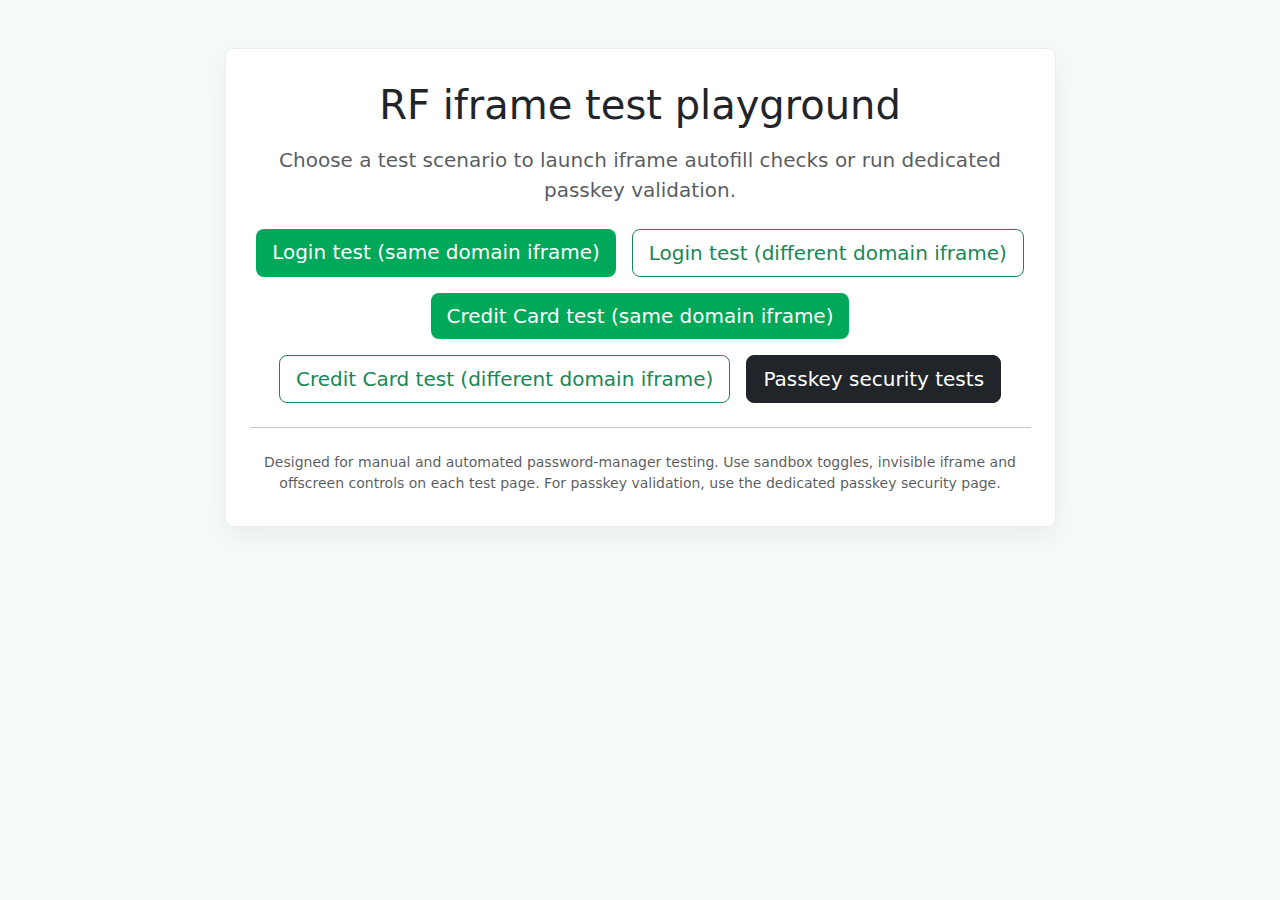
<file: index.html>
<!DOCTYPE html>
<html lang="en">
<head>
  <meta charset="utf-8" />
  <meta name="viewport" content="width=device-width, initial-scale=1" />
  <title>RF Test Site - Landing</title>
  <link href="https://cdn.jsdelivr.net/npm/bootstrap@5.3.2/dist/css/bootstrap.min.css" rel="stylesheet" />
  <link rel="stylesheet" href="assets/css/style.css" />
</head>
<body class="rf-landing-page">
  <main class="container py-5">
    <div class="row justify-content-center">
      <div class="col-lg-10 col-xl-9">
        <div class="rf-hero-card text-center">
          <h1 class="mb-3">RF iframe test playground</h1>
          <p class="lead text-muted mb-4">
            Choose a test scenario to launch iframe autofill checks or run dedicated passkey validation.
          </p>

          <div class="d-grid gap-3 d-sm-flex justify-content-sm-center flex-wrap">
            <a href="login.html" class="btn btn-lg btn-brand">Login test (same domain iframe)</a>
            <a href="login_dd.html" class="btn btn-lg btn-outline-success">Login test (different domain iframe)</a>
            <a href="cc.html" class="btn btn-lg btn-brand">Credit Card test (same domain iframe)</a>
            <a href="cc_dd.html" class="btn btn-lg btn-outline-success">Credit Card test (different domain iframe)</a>
            <a href="passkeys.html" class="btn btn-lg btn-dark">Passkey security tests</a>
          </div>

          <hr class="my-4" />

          <p class="text-muted small mb-0">
            Designed for manual and automated password-manager testing. Use sandbox toggles,
            invisible iframe and offscreen controls on each test page. For passkey validation,
            use the dedicated passkey security page.
          </p>
        </div>
      </div>
    </div>
  </main>

  <script src="https://cdn.jsdelivr.net/npm/bootstrap@5.3.2/dist/js/bootstrap.bundle.min.js"></script>
</body>
</html>
</file>
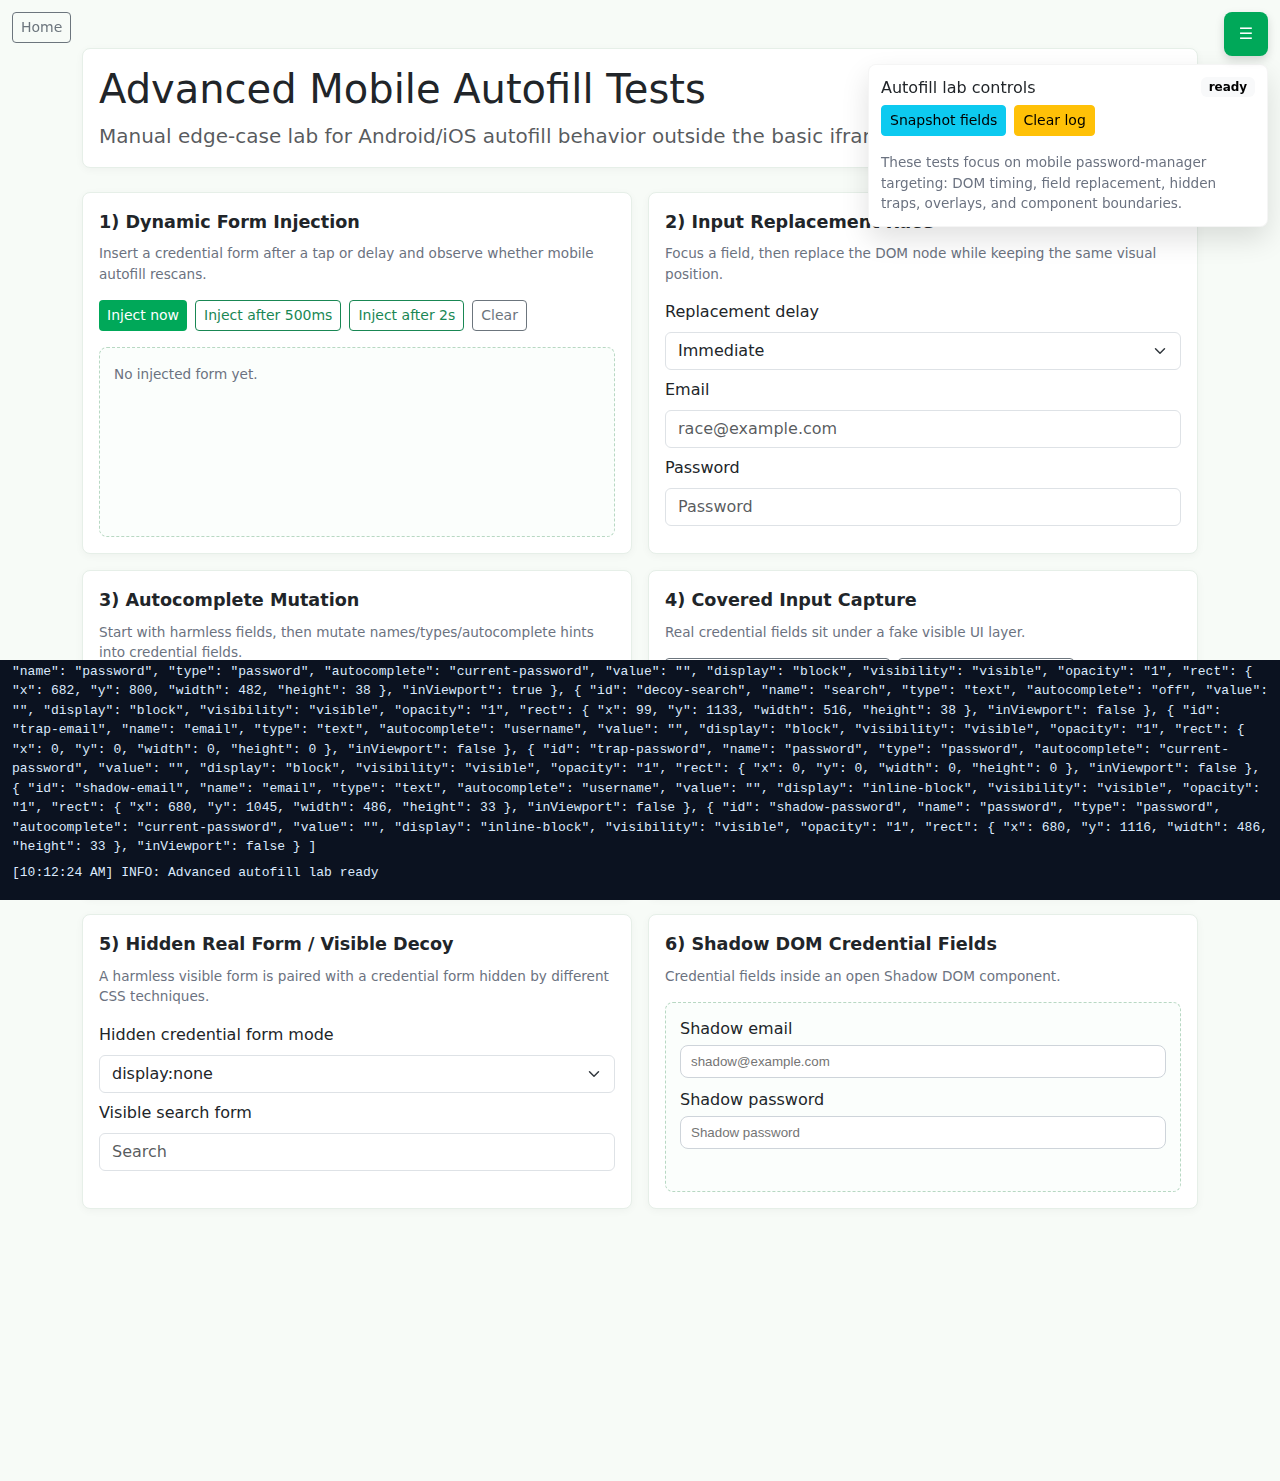
<file: advanced_autofill.html>
<!doctype html>
<html lang="en">
<head>
  <meta charset="utf-8" />
  <meta name="viewport" content="width=device-width,initial-scale=1" />
  <title>Advanced Mobile Autofill Tests</title>
  <link href="https://cdn.jsdelivr.net/npm/bootstrap@5.3.2/dist/css/bootstrap.min.css" rel="stylesheet">
  <link rel="stylesheet" href="assets/css/style.css">
</head>
<body class="rf-page">
  <a class="btn btn-sm btn-outline-secondary rf-home-btn" href="index.html">Home</a>
  <button id="panelToggle" class="rf-panel-toggle" title="Toggle control panel" aria-label="Toggle control panel">☰</button>

  <div class="rf-controls" id="controlsPanel">
    <div class="rf-controls-header">
      <h6 class="mb-0">Autofill lab controls</h6>
      <span class="badge text-bg-light" id="panelStatus">ready</span>
    </div>
    <div class="d-flex gap-2 flex-wrap mb-3">
      <button id="snapshotBtn" class="btn btn-sm btn-info">Snapshot fields</button>
      <button id="clearLogBtn" class="btn btn-sm btn-warning">Clear log</button>
    </div>
    <p class="muted-small mb-0">
      These tests focus on mobile password-manager targeting: DOM timing, field replacement,
      hidden traps, overlays, and component boundaries.
    </p>
  </div>

  <main class="container pt-5">
    <div class="test-card mb-4">
      <h1 class="mb-2">Advanced Mobile Autofill Tests</h1>
      <p class="lead text-muted mb-0">
        Manual edge-case lab for Android/iOS autofill behavior outside the basic iframe scenarios.
      </p>
    </div>

    <div class="rf-grid-two">
      <section class="test-card">
        <div class="section-title">1) Dynamic Form Injection</div>
        <p class="muted-small">Insert a credential form after a tap or delay and observe whether mobile autofill rescans.</p>
        <div class="d-flex gap-2 flex-wrap mb-3">
          <button class="btn btn-sm btn-brand" data-inject-delay="0">Inject now</button>
          <button class="btn btn-sm btn-outline-success" data-inject-delay="500">Inject after 500ms</button>
          <button class="btn btn-sm btn-outline-success" data-inject-delay="2000">Inject after 2s</button>
          <button id="clearDynamicBtn" class="btn btn-sm btn-outline-secondary">Clear</button>
        </div>
        <div id="dynamicZone" class="rf-test-zone" aria-live="polite">
          <span class="muted-small">No injected form yet.</span>
        </div>
      </section>

      <section class="test-card">
        <div class="section-title">2) Input Replacement Race</div>
        <p class="muted-small">Focus a field, then replace the DOM node while keeping the same visual position.</p>
        <div class="mb-2">
          <label for="replaceDelay" class="form-label">Replacement delay</label>
          <select id="replaceDelay" class="form-select">
            <option value="0">Immediate</option>
            <option value="250">250ms</option>
            <option value="1000">1s</option>
          </select>
        </div>
        <form id="replacementForm" autocomplete="on">
          <div class="mb-2">
            <label for="race-email" class="form-label">Email</label>
            <input id="race-email" name="email" autocomplete="username" class="form-control" placeholder="race@example.com">
          </div>
          <div class="mb-2">
            <label for="race-password" class="form-label">Password</label>
            <input id="race-password" name="password" autocomplete="current-password" type="password" class="form-control" placeholder="Password">
          </div>
        </form>
      </section>

      <section class="test-card">
        <div class="section-title">3) Autocomplete Mutation</div>
        <p class="muted-small">Start with harmless fields, then mutate names/types/autocomplete hints into credential fields.</p>
        <div class="d-flex gap-2 flex-wrap mb-3">
          <button id="mutateToCredentialBtn" class="btn btn-sm btn-brand">Mutate to credentials</button>
          <button id="resetMutationBtn" class="btn btn-sm btn-outline-secondary">Reset</button>
        </div>
        <form id="mutationForm" autocomplete="on">
          <div class="mb-2">
            <label for="mut-a" class="form-label">Search</label>
            <input id="mut-a" name="search" autocomplete="off" class="form-control" placeholder="Search query">
          </div>
          <div class="mb-2">
            <label for="mut-b" class="form-label">Note</label>
            <input id="mut-b" name="note" autocomplete="off" class="form-control" placeholder="Private note">
          </div>
        </form>
      </section>

      <section class="test-card">
        <div class="section-title">4) Covered Input Capture</div>
        <p class="muted-small">Real credential fields sit under a fake visible UI layer.</p>
        <div class="d-flex gap-2 flex-wrap mb-3">
          <button id="toggleOverlayPointerBtn" class="btn btn-sm btn-outline-secondary">Toggle overlay pointer-events</button>
          <button id="toggleOverlayOpacityBtn" class="btn btn-sm btn-outline-secondary">Toggle overlay opacity</button>
        </div>
        <div class="rf-test-zone rf-trap-layer">
          <form id="coveredForm" class="rf-covered-real" autocomplete="on">
            <input id="covered-email" name="email" autocomplete="username" class="form-control mb-2" placeholder="covered@example.com">
            <input id="covered-password" name="password" autocomplete="current-password" type="password" class="form-control" placeholder="Covered password">
          </form>
          <div id="fakeOverlay" class="rf-fake-overlay">
            <strong>Fake coupon lookup</strong>
            <p class="muted-small mb-2">This visible layer is not the real credential form.</p>
            <button type="button" class="btn btn-sm btn-dark">Find coupon</button>
          </div>
        </div>
      </section>

      <section class="test-card">
        <div class="section-title">5) Hidden Real Form / Visible Decoy</div>
        <p class="muted-small">A harmless visible form is paired with a credential form hidden by different CSS techniques.</p>
        <div class="mb-2">
          <label for="hiddenMode" class="form-label">Hidden credential form mode</label>
          <select id="hiddenMode" class="form-select">
            <option value="display">display:none</option>
            <option value="opacity">opacity:0</option>
            <option value="offscreen">offscreen</option>
            <option value="clipped">clipped 1x1</option>
            <option value="zero">0x0</option>
            <option value="visible">visible control</option>
          </select>
        </div>
        <form id="decoyForm" autocomplete="on" class="mb-3">
          <label for="decoy-search" class="form-label">Visible search form</label>
          <input id="decoy-search" name="search" autocomplete="off" class="form-control" placeholder="Search">
        </form>
        <div id="hiddenTrapHost">
          <form id="hiddenTrapForm" autocomplete="on">
            <input id="trap-email" name="email" autocomplete="username" class="form-control mb-2" placeholder="trap@example.com">
            <input id="trap-password" name="password" autocomplete="current-password" type="password" class="form-control" placeholder="Trap password">
          </form>
        </div>
      </section>

      <section class="test-card">
        <div class="section-title">6) Shadow DOM Credential Fields</div>
        <p class="muted-small">Credential fields inside an open Shadow DOM component.</p>
        <div id="shadowHost" class="rf-test-zone"></div>
      </section>
    </div>
  </main>

  <div id="log" class="rf-log"></div>

  <script src="assets/js/main.js"></script>
  <script>
    (function () {
      const $ = RFTest.$;
      const log = RFTest.createLogger($('#log'));
      let overlayPointerEnabled = true;
      let overlayDimmed = false;

      function fieldMeta(el) {
        const rect = el.getBoundingClientRect();
        const style = getComputedStyle(el);
        return {
          id: el.id || null,
          name: el.name || null,
          type: el.type || null,
          autocomplete: el.getAttribute('autocomplete'),
          value: el.value || '',
          display: style.display,
          visibility: style.visibility,
          opacity: style.opacity,
          rect: {
            x: Math.round(rect.x),
            y: Math.round(rect.y),
            width: Math.round(rect.width),
            height: Math.round(rect.height)
          },
          inViewport: rect.bottom > 0 && rect.right > 0 && rect.top < innerHeight && rect.left < innerWidth
        };
      }

      function allInputs() {
        const normalInputs = Array.from(document.querySelectorAll('input'));
        const shadowInputs = $('#shadowHost').shadowRoot
          ? Array.from($('#shadowHost').shadowRoot.querySelectorAll('input'))
          : [];
        return normalInputs.concat(shadowInputs);
      }

      function snapshot(reason) {
        const data = allInputs().map(fieldMeta);
        log(reason + ': ' + RFTest.safeStringify(data), 'SNAPSHOT');
      }

      function wireInput(el, label) {
        ['focus', 'blur', 'input', 'change'].forEach((eventName) => {
          el.addEventListener(eventName, () => {
            log(`${label} ${eventName}: ${RFTest.safeStringify(fieldMeta(el))}`);
          });
        });
      }

      function wireAllCurrentInputs() {
        allInputs().forEach((el) => {
          if (el.dataset.rfWired) return;
          el.dataset.rfWired = 'true';
          wireInput(el, el.id || el.name || 'field');
        });
      }

      function injectDynamicForm(delay) {
        log('Dynamic form injection requested: ' + delay + 'ms');
        setTimeout(() => {
          $('#dynamicZone').innerHTML = `
            <form id="dynamicForm" autocomplete="on">
              <div class="mb-2">
                <label for="dyn-email" class="form-label">Injected email</label>
                <input id="dyn-email" name="email" autocomplete="username" class="form-control" placeholder="dynamic@example.com">
              </div>
              <div class="mb-2">
                <label for="dyn-password" class="form-label">Injected password</label>
                <input id="dyn-password" name="password" autocomplete="current-password" type="password" class="form-control" placeholder="Dynamic password">
              </div>
            </form>
          `;
          wireAllCurrentInputs();
          snapshot('dynamic form injected');
        }, delay);
      }

      function replaceInput(input) {
        const clone = input.cloneNode(true);
        clone.value = '';
        clone.id = input.id + '-replaced';
        clone.name = input.name + '-replaced';
        clone.dataset.replaced = 'true';
        input.replaceWith(clone);
        wireInput(clone, clone.id);
        log('Input replaced: ' + input.id + ' -> ' + clone.id, 'RACE');
        snapshot('after input replacement');
      }

      function resetMutation() {
        const a = $('#mut-a');
        const b = $('#mut-b');
        a.type = 'text';
        a.name = 'search';
        a.autocomplete = 'off';
        a.placeholder = 'Search query';
        b.type = 'text';
        b.name = 'note';
        b.autocomplete = 'off';
        b.placeholder = 'Private note';
        log('Mutation form reset');
        snapshot('mutation reset');
      }

      function applyHiddenMode() {
        const host = $('#hiddenTrapHost');
        host.className = '';
        host.style.cssText = '';
        const mode = $('#hiddenMode').value;
        if (mode === 'display') host.style.display = 'none';
        else if (mode === 'opacity') host.style.opacity = '0';
        else if (mode === 'offscreen') host.className = 'rf-offscreen-input';
        else if (mode === 'clipped') host.className = 'rf-clipped-box';
        else if (mode === 'zero') host.className = 'rf-zero-box';
        log('Hidden trap mode: ' + mode);
        snapshot('hidden trap mode applied');
      }

      function initShadowDom() {
        const root = $('#shadowHost').attachShadow({ mode: 'open' });
        root.innerHTML = `
          <style>
            label { display: block; margin-bottom: 4px; font-family: system-ui, sans-serif; }
            input { box-sizing: border-box; width: 100%; padding: 8px 10px; margin-bottom: 10px; border: 1px solid #ced4da; border-radius: 8px; }
          </style>
          <form id="shadowForm" autocomplete="on">
            <label for="shadow-email">Shadow email</label>
            <input id="shadow-email" name="email" autocomplete="username" placeholder="shadow@example.com">
            <label for="shadow-password">Shadow password</label>
            <input id="shadow-password" name="password" type="password" autocomplete="current-password" placeholder="Shadow password">
          </form>
        `;
      }

      RFTest.initPanelToggle();
      initShadowDom();
      wireAllCurrentInputs();
      applyHiddenMode();

      document.querySelectorAll('[data-inject-delay]').forEach((btn) => {
        btn.addEventListener('click', () => injectDynamicForm(Number(btn.dataset.injectDelay)));
      });
      $('#clearDynamicBtn').addEventListener('click', () => {
        $('#dynamicZone').innerHTML = '<span class="muted-small">No injected form yet.</span>';
        log('Dynamic zone cleared');
      });

      ['race-email', 'race-password'].forEach((id) => {
        document.getElementById(id).addEventListener('focus', (event) => {
          if (event.target.dataset.replaced) return;
          const delay = Number($('#replaceDelay').value);
          log('Replacement scheduled for ' + id + ': ' + delay + 'ms', 'RACE');
          setTimeout(() => replaceInput(event.target), delay);
        });
      });

      $('#mutateToCredentialBtn').addEventListener('click', () => {
        const a = $('#mut-a');
        const b = $('#mut-b');
        a.name = 'email';
        a.autocomplete = 'username';
        a.placeholder = 'mutated@example.com';
        b.type = 'password';
        b.name = 'password';
        b.autocomplete = 'current-password';
        b.placeholder = 'Mutated password';
        log('Autocomplete mutation applied');
        snapshot('autocomplete mutation applied');
      });
      $('#resetMutationBtn').addEventListener('click', resetMutation);

      $('#toggleOverlayPointerBtn').addEventListener('click', () => {
        overlayPointerEnabled = !overlayPointerEnabled;
        $('#fakeOverlay').style.pointerEvents = overlayPointerEnabled ? 'auto' : 'none';
        log('Overlay pointer-events: ' + $('#fakeOverlay').style.pointerEvents);
      });
      $('#toggleOverlayOpacityBtn').addEventListener('click', () => {
        overlayDimmed = !overlayDimmed;
        $('#fakeOverlay').style.opacity = overlayDimmed ? '.35' : '1';
        log('Overlay opacity: ' + $('#fakeOverlay').style.opacity);
      });

      $('#hiddenMode').addEventListener('change', applyHiddenMode);
      $('#snapshotBtn').addEventListener('click', () => snapshot('manual snapshot'));
      $('#clearLogBtn').addEventListener('click', () => { $('#log').innerHTML = ''; });

      log('Advanced autofill lab ready');
    })();
  </script>
  <script src="https://cdn.jsdelivr.net/npm/bootstrap@5.3.2/dist/js/bootstrap.bundle.min.js"></script>
</body>
</html>
</file>
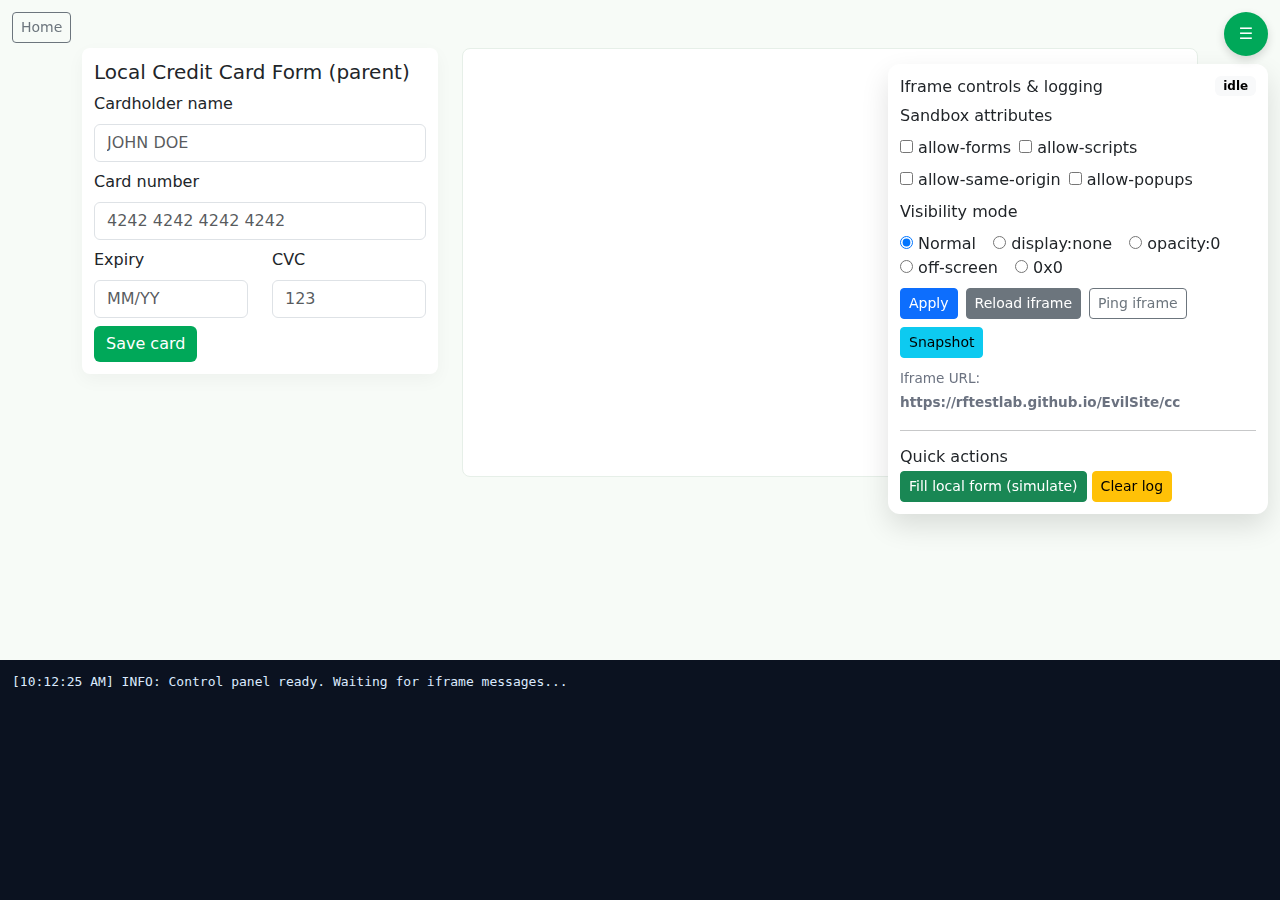
<file: cc.html>
<!doctype html>
<html lang="en">
<head>
  <meta charset="utf-8" />
  <meta name="viewport" content="width=device-width,initial-scale=1" />
  <title>Credit Card Test (with iframe controls & log)</title>
  <link href="https://cdn.jsdelivr.net/npm/bootstrap@5.3.2/dist/css/bootstrap.min.css" rel="stylesheet">
  <style>
    :root { --brand-green: #00A859; --bg: #f7fbf7; }
    body { background:var(--bg); padding-bottom: 260px; font-family: Inter, system-ui, -apple-system, "Segoe UI", Roboto, "Helvetica Neue", Arial; }
    .home-btn { position: fixed; top: 12px; left: 12px; z-index: 1300; }

    /* panel button */
    #panelToggle {
      position: fixed;
      top: 12px; right: 12px;
      z-index: 1300;
      display: inline-flex;
      align-items: center; justify-content: center;
      width: 44px; height: 44px;
      border-radius: 999px;
      background: var(--brand-green); color: #fff; border: none;
      box-shadow: 0 4px 10px rgba(0,0,0,.15);
      cursor: pointer;
    }
    #panelToggle:active { transform: translateY(1px); }

    /* Floating  panel  */
    .controls {
      position: fixed;
      right: 12px;
      top: 64px; 
      width: min(380px, 92vw);
      max-height: 70vh;
      overflow: auto;
      background: #fff;
      padding: 12px;
      border-radius: 12px;
      box-shadow: 0 12px 28px rgba(0,0,0,0.12);
      z-index: 1200;
      transition: transform .25s ease;
    }
    .controls-header { display:flex; align-items:center; justify-content:space-between; margin-bottom:8px; }

   
    .controls.hidden-global {
      transform: translateX(calc(100% + 24px));
    }

   
    @media (max-width: 767.98px) {
      .controls {
        left: 12px; right: 12px;
        width: auto;
        top: auto; bottom: 64px;
        max-height: 55vh;
        border-radius: 12px;
        transform: translateY(0);
      }
      
      .controls.hidden-global {
        transform: translateY(calc(100% + 24px));
      }
    }

    .frame-box { min-height: 420px; border: 1px solid #e6efe8; border-radius: 8px; overflow: hidden; background: white; }
    #log { position: fixed; left: 0; right: 0; bottom: 0; height: 240px; background: #0b1220; color: #dbeafe; padding: 12px; overflow:auto; font-family: monospace; font-size: 13px; z-index: 1100; }
    .log-line { margin-bottom:6px; }
    .vis-mode { display:inline-block; margin-right: 12px; }
    .sandbox-list { display:flex; gap:8px; flex-wrap:wrap; }
    .muted-small { font-size: .85rem; color:#6b7280; }
    .form-card { background: #fff; border-radius: 8px; padding: 12px; box-shadow: 0 6px 18px rgba(0,0,0,0.04); }
    .btn-brand { background: var(--brand-green); color: #fff; border: none; }
  </style>
</head>
<body>
  <a class="btn btn-sm btn-outline-secondary home-btn" href="index.html">Home</a>

  <!-- Panel button  -->
  <button id="panelToggle" title="Toggle control panel">☰</button>

  <!-- Floating control panel -->
  <div class="controls" id="controlsPanel">
    <div class="controls-header">
      <h6 class="mb-0">Iframe controls & logging</h6>
      <span class="badge text-bg-light" id="panelStatus">idle</span>
    </div>

    <div class="mb-2">
      <label class="form-label">Sandbox attributes</label>
      <div class="sandbox-list">
        <div><input type="checkbox" id="sb-allow-forms"> <label for="sb-allow-forms">allow-forms</label></div>
        <div><input type="checkbox" id="sb-allow-scripts"> <label for="sb-allow-scripts">allow-scripts</label></div>
        <div><input type="checkbox" id="sb-allow-same-origin"> <label for="sb-allow-same-origin">allow-same-origin</label></div>
        <div><input type="checkbox" id="sb-allow-popups"> <label for="sb-allow-popups">allow-popups</label></div>
      </div>
    </div>

    <div class="mb-2">
      <label class="form-label">Visibility mode</label>
      <div>
        <label class="vis-mode"><input type="radio" name="vis" value="normal" checked> Normal</label>
        <label class="vis-mode"><input type="radio" name="vis" value="display-none"> display:none</label>
        <label class="vis-mode"><input type="radio" name="vis" value="opacity-zero"> opacity:0</label>
        <label class="vis-mode"><input type="radio" name="vis" value="offscreen"> off-screen</label>
        <label class="vis-mode"><input type="radio" name="vis" value="zero-size"> 0x0</label>
      </div>
    </div>

    <div class="mb-2 d-flex gap-2 flex-wrap">
      <button id="applyBtn" class="btn btn-sm btn-primary">Apply</button>
      <button id="reloadBtn" class="btn btn-sm btn-secondary">Reload iframe</button>
      <button id="pingBtn" class="btn btn-sm btn-outline-secondary">Ping iframe</button>
      <button id="snapshotBtn" class="btn btn-sm btn-info">Snapshot</button>
    </div>

    <div class="mb-2">
      <small class="muted-small">Iframe URL: <strong id="iframeUrl">https://rftestlab.github.io/EvilSite/cc</strong></small>
    </div>

    <hr/>
    <div>
      <h6 class="mb-1">Quick actions</h6>
      <button id="fillLocalBtn" class="btn btn-sm btn-success">Fill local form (simulate)</button>
      <button id="clearLogBtn" class="btn btn-sm btn-warning">Clear log</button>
    </div>
  </div>

  <!-- Page content -->
  <div class="container pt-5">
    <div class="row g-4">
      <div class="col-lg-4">
        <div class="form-card">
          <h5>Local Credit Card Form (parent)</h5>
          <form id="local-cc-form" autocomplete="on">
            <div class="mb-2">
              <label for="cc-name" class="form-label">Cardholder name</label>
              <input autocomplete="cc-name" id="cc-name" class="form-control" placeholder="JOHN DOE">
            </div>
            <div class="mb-2">
              <label for="cc-number" class="form-label">Card number</label>
              <input autocomplete="cc-number" id="cc-number" class="form-control" placeholder="4242 4242 4242 4242" inputmode="numeric">
            </div>
            <div class="row">
              <div class="col-6 mb-2">
                <label for="cc-exp" class="form-label">Expiry</label>
                <input autocomplete="cc-exp" id="cc-exp" class="form-control" placeholder="MM/YY">
              </div>
              <div class="col-6 mb-2">
                <label for="cc-csc" class="form-label">CVC</label>
                <input autocomplete="cc-csc" id="cc-csc" class="form-control" placeholder="123" inputmode="numeric">
              </div>
            </div>
            <button onclick="window.location.href='success.html?type=card&origin='+encodeURIComponent(window.location.origin)" type="submit" class="btn btn-brand">Save card</button>
          </form>
        </div>
      </div>

      <div class="col-lg-8">
        <div id="frameContainer" class="frame-box">
          <iframe id="evil-iframe"
                  src="https://rftestlab.github.io/EvilSite/cc"
                  title="Evil cc embed"
                  width="100%" height="100%"
                  style="border:0; min-height:420px;"
                  sandbox="">
          </iframe>
        </div>
      </div>
    </div>
  </div>

  <div id="log"></div>

  <script>
    (function(){
      const iframe = document.getElementById('evil-iframe');
      const logEl = document.getElementById('log');
      const panel = document.getElementById('controlsPanel');
      const toggleBtn = document.getElementById('panelToggle');
      const panelStatus = document.getElementById('panelStatus');

      function log(msg, tag='INFO') {
        const time = new Date().toLocaleTimeString();
        const line = document.createElement('div');
        line.className = 'log-line';
        line.textContent = `[${time}] ${tag}: ${msg}`;
        logEl.appendChild(line);
        logEl.scrollTop = logEl.scrollHeight;
      }
      function setStatus(s){ panelStatus.textContent = s; }

      // Global toggle 
      function togglePanel(){
        const hidden = panel.classList.toggle('hidden-global');
        toggleBtn.setAttribute('aria-pressed', String(!hidden));
        toggleBtn.title = hidden ? 'Show controls' : 'Hide controls';
      }
      toggleBtn.addEventListener('click', togglePanel);

      // postMessage from iframe
      window.addEventListener('message', (ev) => {
        const data = ev.data || {};
        if (data && data.source === 'EvilSite') {
          const evt = data.event || 'unknown';
          if (evt === 'EVIL_READY') {
            log('Evil iframe ready: ' + JSON.stringify(data.payload), 'IFRAME');
            setStatus('ready');
          } else if (evt === 'FORM_SNAPSHOT') {
            log('Iframe snapshot: ' + JSON.stringify(data.payload && data.payload.data), 'IFRAME');
            setStatus('snapshot');
          } else if (evt === 'FIELD_CHANGED') {
            log(`Iframe field changed: ${data.payload?.name} = "${data.payload?.value}"`, 'IFRAME');
          } else if (evt === 'FORM_SUBMIT') {
            log('Iframe form submit: ' + JSON.stringify(data.payload), 'IFRAME');
          } else {
            log('Iframe event ' + evt + ': ' + JSON.stringify(data.payload), 'IFRAME');
          }
          return;
        }
        log(`Message from iframe (${ev.origin}): ${JSON.stringify(ev.data)}`, 'IFRAME');
      });

      // local form logging
      const localForm = document.getElementById('local-cc-form');
      ['input','change'].forEach(evName => {
        localForm.addEventListener(evName, (e) => {
          log(`Local CC form change: ${e.target.id} = "${e.target.value}"`);
        });
      });

      // sandbox handling
      function buildSandbox() {
        const parts = [];
        if (document.getElementById('sb-allow-forms').checked) parts.push('allow-forms');
        if (document.getElementById('sb-allow-scripts').checked) parts.push('allow-scripts');
        if (document.getElementById('sb-allow-same-origin').checked) parts.push('allow-same-origin');
        if (document.getElementById('sb-allow-popups').checked) parts.push('allow-popups');
        return parts.join(' ');
      }

      function applyControls() {
        const sand = buildSandbox();
        if (sand.trim().length === 0) {
          iframe.removeAttribute('sandbox'); // no sandbox atribut
          log('Applied sandbox: (none) - iframe has NO sandbox attribute');
        } else {
          iframe.setAttribute('sandbox', sand);
          log('Applied sandbox: ' + sand);
        }

        // visibility:
        const vis = document.querySelector('input[name="vis"]:checked').value;
        Object.assign(iframe.style, {
          display:'', opacity:'', position:'', left:'', top:'', width:'', height:'', visibility:'', transform:'', pointerEvents:'', border:''
        });

        if (vis === 'display-none') {
          iframe.style.display = 'none';
          log('Visibility: display:none');
        } else if (vis === 'opacity-zero') {
          iframe.style.opacity = '0';
          iframe.style.pointerEvents = 'none';
          log('Visibility: opacity:0 (invisible, still in layout)');
        } else if (vis === 'offscreen') {
          iframe.style.position = 'absolute';
          iframe.style.left = '-2000px';
          iframe.style.top = '-2000px';
          iframe.style.width = '600px';
          iframe.style.height = '400px';
          log('Visibility: off-screen');
        } else if (vis === 'zero-size') {
          iframe.style.width = '0px';
          iframe.style.height = '0px';
          iframe.style.border = '0';
          log('Visibility: zero-size (0x0)');
        } else {
          log('Visibility: normal');
        }
      }

      document.getElementById('applyBtn').addEventListener('click', applyControls);
      document.getElementById('reloadBtn').addEventListener('click', () => {
        const src = iframe.getAttribute('src'); iframe.setAttribute('src', src);
        log('Reloaded iframe');
      });
      document.getElementById('pingBtn').addEventListener('click', () => {
        try {
          iframe.contentWindow.postMessage({ type: 'PING_PARENT', ts: Date.now() }, '*');
          log('Posted PING_PARENT to iframe');
        } catch(e){ log('Failed to postMessage: ' + e, 'ERROR'); }
      });
      document.getElementById('snapshotBtn').addEventListener('click', () => {
        try {
          iframe.contentWindow.postMessage({ type: 'REQUEST_SNAPSHOT', ts: Date.now() }, '*');
          log('Requested snapshot from iframe');
        } catch(e){ log('Snapshot request failed: ' + e, 'ERROR'); }
      });

      // quick fill local simulation
      document.getElementById('fillLocalBtn').addEventListener('click', () => {
        document.getElementById('cc-name').value = 'Alice Example';
        document.getElementById('cc-number').value = '4242424242424242';
        document.getElementById('cc-exp').value = '12/34';
        document.getElementById('cc-csc').value = '123';
        log('Local CC form prefilled programmatically');
      });

      document.getElementById('clearLogBtn').addEventListener('click', () => {
        logEl.innerHTML = '';
      });

      // detect iframe load
      iframe.addEventListener('load', () => {
        log(`Iframe loaded (src=${iframe.src})`, 'IFRAME');
        try {
          iframe.contentWindow.postMessage({ type: 'PING_PARENT', ts: Date.now() }, '*');
        } catch (e) {
          log('Failed to postMessage to iframe: ' + e, 'ERROR');
        }
      });

      // submit handler local
      localForm.addEventListener('submit', (e) => {
        e.preventDefault();
        log('Local CC form submitted');
      });

      log('Control panel ready. Waiting for iframe messages...');
    })();
  </script>

  <script src="https://cdn.jsdelivr.net/npm/bootstrap@5.3.2/dist/js/bootstrap.bundle.min.js"></script>
</body>
</html>
</file>
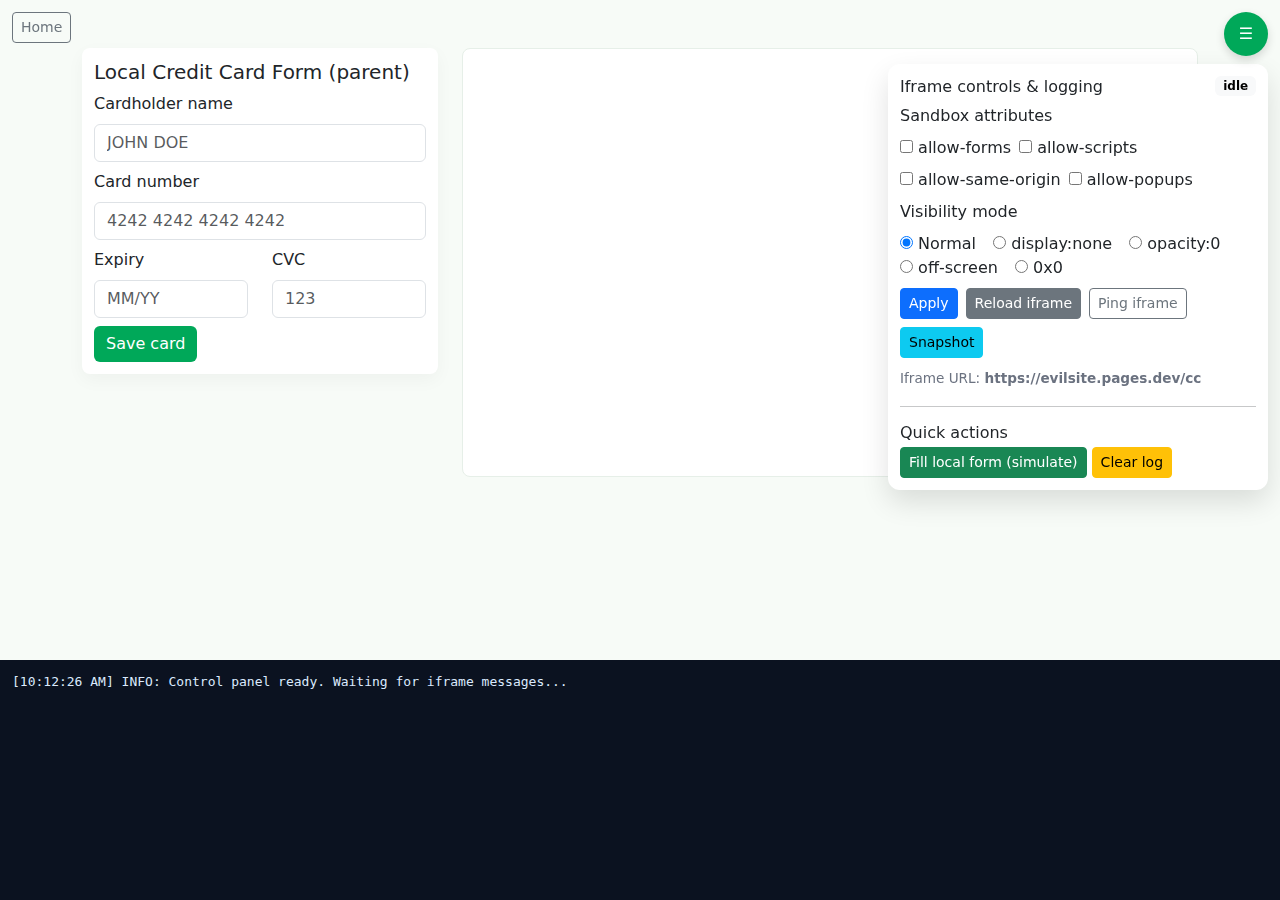
<file: cc_dd.html>
<!doctype html>
<html lang="en">
<head>
  <meta charset="utf-8" />
  <meta name="viewport" content="width=device-width,initial-scale=1" />
  <title>Credit Card Test (with iframe controls & log)</title>
  <link href="https://cdn.jsdelivr.net/npm/bootstrap@5.3.2/dist/css/bootstrap.min.css" rel="stylesheet">
  <style>
    :root { --brand-green: #00A859; --bg: #f7fbf7; }
    body { background:var(--bg); padding-bottom: 260px; font-family: Inter, system-ui, -apple-system, "Segoe UI", Roboto, "Helvetica Neue", Arial; }
    .home-btn { position: fixed; top: 12px; left: 12px; z-index: 1300; }

    /* panel button */
    #panelToggle {
      position: fixed;
      top: 12px; right: 12px;
      z-index: 1300;
      display: inline-flex;
      align-items: center; justify-content: center;
      width: 44px; height: 44px;
      border-radius: 999px;
      background: var(--brand-green); color: #fff; border: none;
      box-shadow: 0 4px 10px rgba(0,0,0,.15);
      cursor: pointer;
    }
    #panelToggle:active { transform: translateY(1px); }

    /* Floating  panel  */
    .controls {
      position: fixed;
      right: 12px;
      top: 64px; 
      width: min(380px, 92vw);
      max-height: 70vh;
      overflow: auto;
      background: #fff;
      padding: 12px;
      border-radius: 12px;
      box-shadow: 0 12px 28px rgba(0,0,0,0.12);
      z-index: 1200;
      transition: transform .25s ease;
    }
    .controls-header { display:flex; align-items:center; justify-content:space-between; margin-bottom:8px; }

   
    .controls.hidden-global {
      transform: translateX(calc(100% + 24px));
    }

   
    @media (max-width: 767.98px) {
      .controls {
        left: 12px; right: 12px;
        width: auto;
        top: auto; bottom: 64px;
        max-height: 55vh;
        border-radius: 12px;
        transform: translateY(0);
      }
      
      .controls.hidden-global {
        transform: translateY(calc(100% + 24px));
      }
    }

    .frame-box { min-height: 420px; border: 1px solid #e6efe8; border-radius: 8px; overflow: hidden; background: white; }
    #log { position: fixed; left: 0; right: 0; bottom: 0; height: 240px; background: #0b1220; color: #dbeafe; padding: 12px; overflow:auto; font-family: monospace; font-size: 13px; z-index: 1100; }
    .log-line { margin-bottom:6px; }
    .vis-mode { display:inline-block; margin-right: 12px; }
    .sandbox-list { display:flex; gap:8px; flex-wrap:wrap; }
    .muted-small { font-size: .85rem; color:#6b7280; }
    .form-card { background: #fff; border-radius: 8px; padding: 12px; box-shadow: 0 6px 18px rgba(0,0,0,0.04); }
    .btn-brand { background: var(--brand-green); color: #fff; border: none; }
  </style>
</head>
<body>
  <a class="btn btn-sm btn-outline-secondary home-btn" href="index.html">Home</a>

  <!-- Panel button  -->
  <button id="panelToggle" title="Toggle control panel">☰</button>

  <!-- Floating control panel -->
  <div class="controls" id="controlsPanel">
    <div class="controls-header">
      <h6 class="mb-0">Iframe controls & logging</h6>
      <span class="badge text-bg-light" id="panelStatus">idle</span>
    </div>

    <div class="mb-2">
      <label class="form-label">Sandbox attributes</label>
      <div class="sandbox-list">
        <div><input type="checkbox" id="sb-allow-forms"> <label for="sb-allow-forms">allow-forms</label></div>
        <div><input type="checkbox" id="sb-allow-scripts"> <label for="sb-allow-scripts">allow-scripts</label></div>
        <div><input type="checkbox" id="sb-allow-same-origin"> <label for="sb-allow-same-origin">allow-same-origin</label></div>
        <div><input type="checkbox" id="sb-allow-popups"> <label for="sb-allow-popups">allow-popups</label></div>
      </div>
    </div>

    <div class="mb-2">
      <label class="form-label">Visibility mode</label>
      <div>
        <label class="vis-mode"><input type="radio" name="vis" value="normal" checked> Normal</label>
        <label class="vis-mode"><input type="radio" name="vis" value="display-none"> display:none</label>
        <label class="vis-mode"><input type="radio" name="vis" value="opacity-zero"> opacity:0</label>
        <label class="vis-mode"><input type="radio" name="vis" value="offscreen"> off-screen</label>
        <label class="vis-mode"><input type="radio" name="vis" value="zero-size"> 0x0</label>
      </div>
    </div>

    <div class="mb-2 d-flex gap-2 flex-wrap">
      <button id="applyBtn" class="btn btn-sm btn-primary">Apply</button>
      <button id="reloadBtn" class="btn btn-sm btn-secondary">Reload iframe</button>
      <button id="pingBtn" class="btn btn-sm btn-outline-secondary">Ping iframe</button>
      <button id="snapshotBtn" class="btn btn-sm btn-info">Snapshot</button>
    </div>

    <div class="mb-2">
      <small class="muted-small">Iframe URL: <strong id="iframeUrl">https://evilsite.pages.dev/cc</strong></small>
    </div>

    <hr/>
    <div>
      <h6 class="mb-1">Quick actions</h6>
      <button id="fillLocalBtn" class="btn btn-sm btn-success">Fill local form (simulate)</button>
      <button id="clearLogBtn" class="btn btn-sm btn-warning">Clear log</button>
    </div>
  </div>

  <!-- Page content -->
  <div class="container pt-5">
    <div class="row g-4">
      <div class="col-lg-4">
        <div class="form-card">
          <h5>Local Credit Card Form (parent)</h5>
          <form id="local-cc-form" autocomplete="on">
            <div class="mb-2">
              <label for="cc-name" class="form-label">Cardholder name</label>
              <input autocomplete="cc-name" id="cc-name" class="form-control" placeholder="JOHN DOE">
            </div>
            <div class="mb-2">
              <label for="cc-number" class="form-label">Card number</label>
              <input autocomplete="cc-number" id="cc-number" class="form-control" placeholder="4242 4242 4242 4242" inputmode="numeric">
            </div>
            <div class="row">
              <div class="col-6 mb-2">
                <label for="cc-exp" class="form-label">Expiry</label>
                <input autocomplete="cc-exp" id="cc-exp" class="form-control" placeholder="MM/YY">
              </div>
              <div class="col-6 mb-2">
                <label for="cc-csc" class="form-label">CVC</label>
                <input autocomplete="cc-csc" id="cc-csc" class="form-control" placeholder="123" inputmode="numeric">
              </div>
            </div>
            <button onclick="window.location.href='success.html?type=card&origin='+encodeURIComponent(window.location.origin)" type="submit" class="btn btn-brand">Save card</button>
          </form>
        </div>
      </div>

      <div class="col-lg-8">
        <div id="frameContainer" class="frame-box">
          <iframe id="evil-iframe"
                  src="https://evilsite.pages.dev/cc"
                  title="Evil cc embed"
                  width="100%" height="100%"
                  style="border:0; min-height:420px;"
                  sandbox="">
          </iframe>
        </div>
      </div>
    </div>
  </div>

  <div id="log"></div>

  <script>
    (function(){
      const iframe = document.getElementById('evil-iframe');
      const logEl = document.getElementById('log');
      const panel = document.getElementById('controlsPanel');
      const toggleBtn = document.getElementById('panelToggle');
      const panelStatus = document.getElementById('panelStatus');

      function log(msg, tag='INFO') {
        const time = new Date().toLocaleTimeString();
        const line = document.createElement('div');
        line.className = 'log-line';
        line.textContent = `[${time}] ${tag}: ${msg}`;
        logEl.appendChild(line);
        logEl.scrollTop = logEl.scrollHeight;
      }
      function setStatus(s){ panelStatus.textContent = s; }

      // Global toggle 
      function togglePanel(){
        const hidden = panel.classList.toggle('hidden-global');
        toggleBtn.setAttribute('aria-pressed', String(!hidden));
        toggleBtn.title = hidden ? 'Show controls' : 'Hide controls';
      }
      toggleBtn.addEventListener('click', togglePanel);

      // postMessage from iframe
      window.addEventListener('message', (ev) => {
        const data = ev.data || {};
        if (data && data.source === 'EvilSite') {
          const evt = data.event || 'unknown';
          if (evt === 'EVIL_READY') {
            log('Evil iframe ready: ' + JSON.stringify(data.payload), 'IFRAME');
            setStatus('ready');
          } else if (evt === 'FORM_SNAPSHOT') {
            log('Iframe snapshot: ' + JSON.stringify(data.payload && data.payload.data), 'IFRAME');
            setStatus('snapshot');
          } else if (evt === 'FIELD_CHANGED') {
            log(`Iframe field changed: ${data.payload?.name} = "${data.payload?.value}"`, 'IFRAME');
          } else if (evt === 'FORM_SUBMIT') {
            log('Iframe form submit: ' + JSON.stringify(data.payload), 'IFRAME');
          } else {
            log('Iframe event ' + evt + ': ' + JSON.stringify(data.payload), 'IFRAME');
          }
          return;
        }
        log(`Message from iframe (${ev.origin}): ${JSON.stringify(ev.data)}`, 'IFRAME');
      });

      // local form logging
      const localForm = document.getElementById('local-cc-form');
      ['input','change'].forEach(evName => {
        localForm.addEventListener(evName, (e) => {
          log(`Local CC form change: ${e.target.id} = "${e.target.value}"`);
        });
      });

      // sandbox handling
      function buildSandbox() {
        const parts = [];
        if (document.getElementById('sb-allow-forms').checked) parts.push('allow-forms');
        if (document.getElementById('sb-allow-scripts').checked) parts.push('allow-scripts');
        if (document.getElementById('sb-allow-same-origin').checked) parts.push('allow-same-origin');
        if (document.getElementById('sb-allow-popups').checked) parts.push('allow-popups');
        return parts.join(' ');
      }

      function applyControls() {
        const sand = buildSandbox();
        if (sand.trim().length === 0) {
          iframe.removeAttribute('sandbox'); // no sandbox atribut
          log('Applied sandbox: (none) - iframe has NO sandbox attribute');
        } else {
          iframe.setAttribute('sandbox', sand);
          log('Applied sandbox: ' + sand);
        }

        // visibility:
        const vis = document.querySelector('input[name="vis"]:checked').value;
        Object.assign(iframe.style, {
          display:'', opacity:'', position:'', left:'', top:'', width:'', height:'', visibility:'', transform:'', pointerEvents:'', border:''
        });

        if (vis === 'display-none') {
          iframe.style.display = 'none';
          log('Visibility: display:none');
        } else if (vis === 'opacity-zero') {
          iframe.style.opacity = '0';
          iframe.style.pointerEvents = 'none';
          log('Visibility: opacity:0 (invisible, still in layout)');
        } else if (vis === 'offscreen') {
          iframe.style.position = 'absolute';
          iframe.style.left = '-2000px';
          iframe.style.top = '-2000px';
          iframe.style.width = '600px';
          iframe.style.height = '400px';
          log('Visibility: off-screen');
        } else if (vis === 'zero-size') {
          iframe.style.width = '0px';
          iframe.style.height = '0px';
          iframe.style.border = '0';
          log('Visibility: zero-size (0x0)');
        } else {
          log('Visibility: normal');
        }
      }

      document.getElementById('applyBtn').addEventListener('click', applyControls);
      document.getElementById('reloadBtn').addEventListener('click', () => {
        const src = iframe.getAttribute('src'); iframe.setAttribute('src', src);
        log('Reloaded iframe');
      });
      document.getElementById('pingBtn').addEventListener('click', () => {
        try {
          iframe.contentWindow.postMessage({ type: 'PING_PARENT', ts: Date.now() }, '*');
          log('Posted PING_PARENT to iframe');
        } catch(e){ log('Failed to postMessage: ' + e, 'ERROR'); }
      });
      document.getElementById('snapshotBtn').addEventListener('click', () => {
        try {
          iframe.contentWindow.postMessage({ type: 'REQUEST_SNAPSHOT', ts: Date.now() }, '*');
          log('Requested snapshot from iframe');
        } catch(e){ log('Snapshot request failed: ' + e, 'ERROR'); }
      });

      // quick fill local simulation
      document.getElementById('fillLocalBtn').addEventListener('click', () => {
        document.getElementById('cc-name').value = 'Alice Example';
        document.getElementById('cc-number').value = '4242424242424242';
        document.getElementById('cc-exp').value = '12/34';
        document.getElementById('cc-csc').value = '123';
        log('Local CC form prefilled programmatically');
      });

      document.getElementById('clearLogBtn').addEventListener('click', () => {
        logEl.innerHTML = '';
      });

      // detect iframe load
      iframe.addEventListener('load', () => {
        log(`Iframe loaded (src=${iframe.src})`, 'IFRAME');
        try {
          iframe.contentWindow.postMessage({ type: 'PING_PARENT', ts: Date.now() }, '*');
        } catch (e) {
          log('Failed to postMessage to iframe: ' + e, 'ERROR');
        }
      });

      // submit handler local
      localForm.addEventListener('submit', (e) => {
        e.preventDefault();
        log('Local CC form submitted');
      });

      log('Control panel ready. Waiting for iframe messages...');
    })();
  </script>

  <script src="https://cdn.jsdelivr.net/npm/bootstrap@5.3.2/dist/js/bootstrap.bundle.min.js"></script>
</body>
</html>
</file>
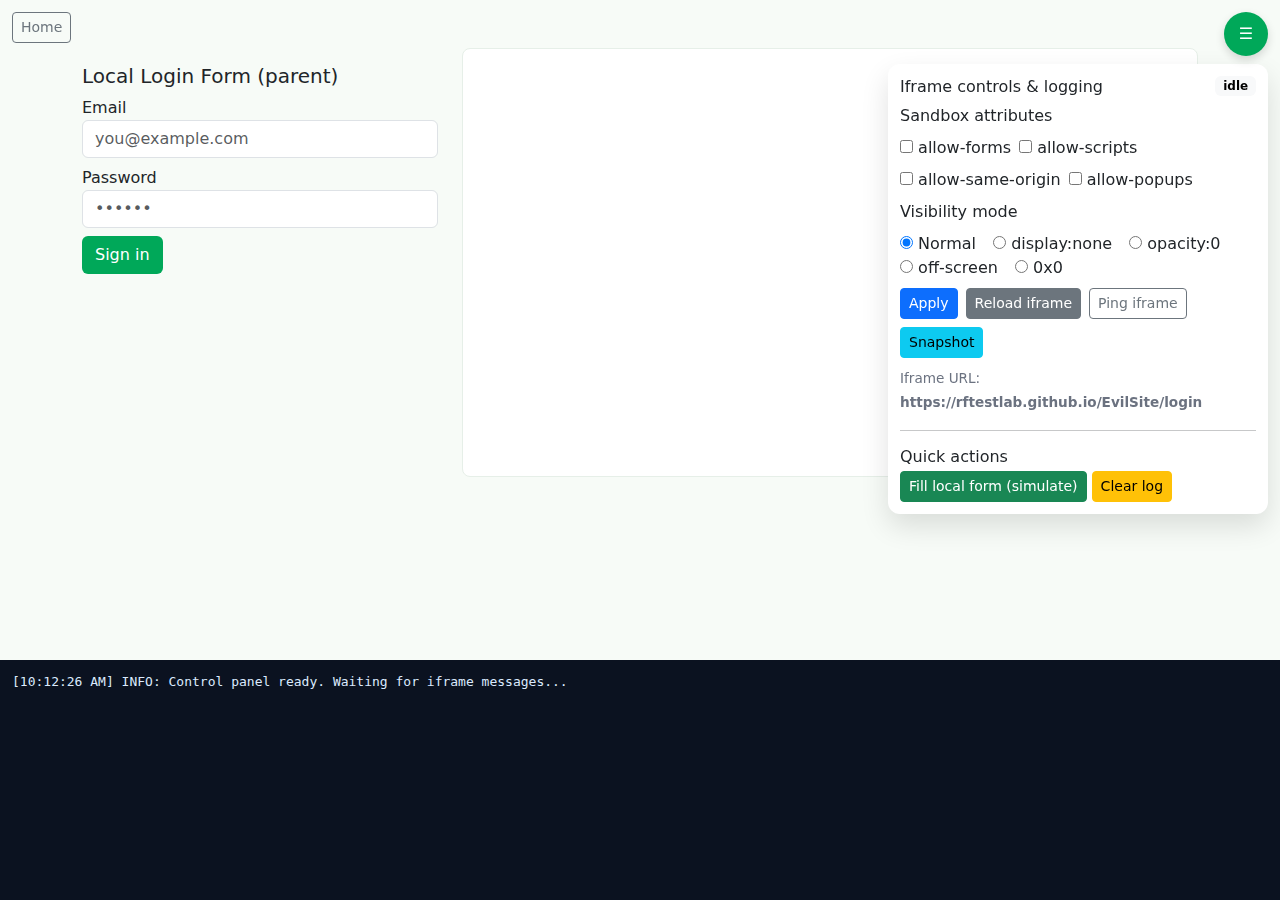
<file: login.html>
<!doctype html>
<html lang="en">
<head>
  <meta charset="utf-8" />
  <meta name="viewport" content="width=device-width,initial-scale=1" />
  <title>Login Test (same domain iframe) (with iframe controls & log)</title>
  <link href="https://cdn.jsdelivr.net/npm/bootstrap@5.3.2/dist/css/bootstrap.min.css" rel="stylesheet">
  <style>
    :root { --brand-green: #00A859; }
    body { background:#f7fbf7; padding-bottom: 260px; } /* space for log */
    .home-btn { position: fixed; top: 12px; left: 12px; z-index: 1300; }

    /* Floating toggle button (desktop + mobile) */
    #panelToggle {
      position: fixed;
      top: 12px; right: 12px;
      z-index: 1300;
      display: inline-flex;
      align-items: center; justify-content: center;
      width: 44px; height: 44px;
      border-radius: 999px;
      background: var(--brand-green); color: #fff; border: none;
      box-shadow: 0 4px 10px rgba(0,0,0,.15);
      cursor: pointer;
    }
    #panelToggle:active { transform: translateY(1px); }

    /* Control panel */
    .controls {
      position: fixed;
      right: 12px;
      top: 64px; 
      width: min(380px, 92vw);
      max-height: 70vh;
      overflow: auto;
      background: #fff;
      padding: 12px;
      border-radius: 12px;
      box-shadow: 0 12px 28px rgba(0,0,0,0.12);
      z-index: 1200;
      transition: transform .25s ease;
    }
    .controls-header { display:flex; align-items:center; justify-content:space-between; margin-bottom:8px; }

    
    .controls.hidden-global {
      transform: translateX(calc(100% + 24px));
    }

    /* MOBILE drawer still */
    @media (max-width: 767.98px) {
      .controls {
        left: 12px; right: 12px;
        width: auto;
        top: auto; bottom: 64px; /* malo iznad log-a */
        max-height: 55vh;
        border-radius: 12px;
        transform: translateY(0);
      }
      
      .controls.hidden-global {
        transform: translateY(calc(100% + 24px));
      }
    }

    .frame-box { min-height: 420px; border: 1px solid #e6efe8; border-radius: 8px; overflow: hidden; background: white; }
    #log { position: fixed; left: 0; right: 0; bottom: 0; height: 240px; background: #0b1220; color: #dbeafe; padding: 12px; overflow:auto; font-family: monospace; font-size: 13px; z-index: 1100; }
    .log-line { margin-bottom:6px; }
    .vis-mode { display:inline-block; margin-right: 12px; }
    .sandbox-list { display:flex; gap:8px; flex-wrap:wrap; }
    .muted-small { font-size: .85rem; color:#6b7280; }
  </style>
</head>
<body>
  <a class="btn btn-sm btn-outline-secondary home-btn" href="index.html">Home</a>

  <!-- Panel button -->
  <button id="panelToggle" title="Toggle control panel">☰</button>

  <!-- Floating control panel -->
  <div class="controls" id="controlsPanel">
    <div class="controls-header">
      <h6 class="mb-0">Iframe controls & logging</h6>
      <span class="badge text-bg-light" id="panelStatus">idle</span>
    </div>

    <div class="mb-2">
      <label class="form-label">Sandbox attributes</label>
      <div class="sandbox-list">
        <div><input type="checkbox" id="sb-allow-forms"> <label for="sb-allow-forms">allow-forms</label></div>
        <div><input type="checkbox" id="sb-allow-scripts"> <label for="sb-allow-scripts">allow-scripts</label></div>
        <div><input type="checkbox" id="sb-allow-same-origin"> <label for="sb-allow-same-origin">allow-same-origin</label></div>
        <div><input type="checkbox" id="sb-allow-popups"> <label for="sb-allow-popups">allow-popups</label></div>
      </div>
    </div>

    <div class="mb-2">
      <label class="form-label">Visibility mode</label>
      <div>
        <label class="vis-mode"><input type="radio" name="vis" value="normal" checked> Normal</label>
        <label class="vis-mode"><input type="radio" name="vis" value="display-none"> display:none</label>
        <label class="vis-mode"><input type="radio" name="vis" value="opacity-zero"> opacity:0</label>
        <label class="vis-mode"><input type="radio" name="vis" value="offscreen"> off-screen</label>
        <label class="vis-mode"><input type="radio" name="vis" value="zero-size"> 0x0</label>
      </div>
    </div>

    <div class="mb-2 d-flex gap-2 flex-wrap">
      <button id="applyBtn" class="btn btn-sm btn-primary">Apply</button>
      <button id="reloadBtn" class="btn btn-sm btn-secondary">Reload iframe</button>
      <button id="pingBtn" class="btn btn-sm btn-outline-secondary">Ping iframe</button>
      <button id="snapshotBtn" class="btn btn-sm btn-info">Snapshot</button>
    </div>

    <div class="mb-2">
      <small class="muted-small">Iframe URL: <strong id="iframeUrl">https://rftestlab.github.io/EvilSite/login</strong></small>
    </div>

    <hr/>
    <div>
      <h6 class="mb-1">Quick actions</h6>
      <button id="fillLocalBtn" class="btn btn-sm btn-success">Fill local form (simulate)</button>
      <button id="clearLogBtn" class="btn btn-sm btn-warning">Clear log</button>
    </div>
  </div>

  <!-- Page content -->
  <div class="container pt-5">
    <div class="row g-4">
      <div class="col-lg-4">
        <div class="mt-3 form-card">
          <h5>Local Login Form (parent)</h5>
          <form id="local-login-form" autocomplete="on">
            <div class="mb-2">
              <label for="email">Email</label>
              <input autocomplete="username" id="email" class="form-control" placeholder="you@example.com">
            </div>
            <div class="mb-2">
              <label for="password">Password</label>
              <input autocomplete="current-password" id="password" class="form-control" placeholder="••••••">
            </div>
            <button onclick="window.location.href='success.html?type=login&origin='+encodeURIComponent(window.location.origin)" type="submit" class="btn" style="background:var(--brand-green);color:#fff">Sign in</button>
          </form>
        </div>
      </div>

      <div class="col-lg-8">
        <div id="frameContainer" class="frame-box">
          <iframe id="evil-iframe"
                  src="https://rftestlab.github.io/EvilSite/login"
                  title="Evil login embed"
                  width="100%" height="100%"
                  style="border:0; min-height:420px;"
                  sandbox="">
          </iframe>
        </div>
      </div>
    </div>
  </div>

  <div id="log"></div>

  <script>
    (function(){
      const iframe = document.getElementById('evil-iframe');
      const logEl = document.getElementById('log');
      const panel = document.getElementById('controlsPanel');
      const toggleBtn = document.getElementById('panelToggle');
      const panelStatus = document.getElementById('panelStatus');

      function log(msg, tag='INFO') {
        const time = new Date().toLocaleTimeString();
        const line = document.createElement('div');
        line.className = 'log-line';
        line.textContent = `[${time}] ${tag}: ${msg}`;
        logEl.appendChild(line);
        logEl.scrollTop = logEl.scrollHeight;
      }
      function setStatus(s){ panelStatus.textContent = s; }

      // Global toggle 
      function togglePanel(){
        const hidden = panel.classList.toggle('hidden-global');
        toggleBtn.setAttribute('aria-pressed', String(!hidden));
        toggleBtn.title = hidden ? 'Show controls' : 'Hide controls';
      }
      toggleBtn.addEventListener('click', togglePanel);

      // postMessage from iframe
      window.addEventListener('message', (ev) => {
        const data = ev.data || {};
        if (data && data.source === 'EvilSite') {
          const evt = data.event || 'unknown';
          if (evt === 'EVIL_READY') {
            log('Evil iframe ready: ' + JSON.stringify(data.payload), 'IFRAME');
            setStatus('ready');
          } else if (evt === 'FORM_SNAPSHOT') {
            log('Iframe snapshot: ' + JSON.stringify(data.payload && data.payload.data), 'IFRAME');
            setStatus('snapshot');
          } else if (evt === 'FIELD_CHANGED') {
            log(`Iframe field changed: ${data.payload?.name} = "${data.payload?.value}"`, 'IFRAME');
          } else if (evt === 'FORM_SUBMIT') {
            log('Iframe form submit: ' + JSON.stringify(data.payload), 'IFRAME');
          } else {
            log('Iframe event ' + evt + ': ' + JSON.stringify(data.payload), 'IFRAME');
          }
          return;
        }
        log(`Message from iframe (${ev.origin}): ${JSON.stringify(ev.data)}`, 'IFRAME');
      });

      // local form log
      const localForm = document.getElementById('local-login-form');
      ['input','change'].forEach(evName => {
        localForm.addEventListener(evName, (e) => {
          log(`Local form change: ${e.target.id} = "${e.target.value}"`);
        });
      });

      // sandbox handling
      function buildSandbox() {
        const parts = [];
        if (document.getElementById('sb-allow-forms').checked) parts.push('allow-forms');
        if (document.getElementById('sb-allow-scripts').checked) parts.push('allow-scripts');
        if (document.getElementById('sb-allow-same-origin').checked) parts.push('allow-same-origin');
        if (document.getElementById('sb-allow-popups').checked) parts.push('allow-popups');
        return parts.join(' ');
      }

      function applyControls() {
        const sand = buildSandbox();
        if (sand.trim().length === 0) {
          iframe.removeAttribute('sandbox');
          log('Applied sandbox: (none) - iframe has NO sandbox attribute');
        } else {
          iframe.setAttribute('sandbox', sand);
          log('Applied sandbox: ' + sand);
        }

        // visibility:
        const vis = document.querySelector('input[name="vis"]:checked').value;
        Object.assign(iframe.style, {
          display:'', opacity:'', position:'', left:'', top:'', width:'', height:'', visibility:'', transform:'', pointerEvents:'', border:''
        });

        if (vis === 'display-none') {
          iframe.style.display = 'none';
          log('Visibility: display:none');
        } else if (vis === 'opacity-zero') {
          iframe.style.opacity = '0';
          iframe.style.pointerEvents = 'none';
          log('Visibility: opacity:0 (invisible, still in layout)');
        } else if (vis === 'offscreen') {
          iframe.style.position = 'absolute';
          iframe.style.left = '-2000px';
          iframe.style.top = '-2000px';
          iframe.style.width = '600px';
          iframe.style.height = '400px';
          log('Visibility: off-screen');
        } else if (vis === 'zero-size') {
          iframe.style.width = '0px';
          iframe.style.height = '0px';
          iframe.style.border = '0';
          log('Visibility: zero-size (0x0)');
        } else {
          log('Visibility: normal');
        }
      }

      document.getElementById('applyBtn').addEventListener('click', applyControls);
      document.getElementById('reloadBtn').addEventListener('click', () => {
        const src = iframe.getAttribute('src'); iframe.setAttribute('src', src);
        log('Reloaded iframe');
      });
      document.getElementById('pingBtn').addEventListener('click', () => {
        try {
          iframe.contentWindow.postMessage({ type: 'PING_PARENT', ts: Date.now() }, '*');
          log('Posted PING_PARENT to iframe');
        } catch(e){ log('Failed to postMessage: ' + e, 'ERROR'); }
      });
      document.getElementById('snapshotBtn').addEventListener('click', () => {
        try {
          iframe.contentWindow.postMessage({ type: 'REQUEST_SNAPSHOT', ts: Date.now() }, '*');
          log('Requested snapshot from iframe');
        } catch(e){ log('Snapshot request failed: ' + e, 'ERROR'); }
      });

      // quick fill local simulation
      document.getElementById('fillLocalBtn').addEventListener('click', () => {
        document.getElementById('email').value = 'alice@example.com';
        document.getElementById('password').value = 'P@ssw0rd';
        log('Local form prefilled programmatically');
      });

      document.getElementById('clearLogBtn').addEventListener('click', () => {
        logEl.innerHTML = '';
      });

      // detect iframe load
      iframe.addEventListener('load', () => {
        log(`Iframe loaded (src=${iframe.src})`, 'IFRAME');
        try {
          iframe.contentWindow.postMessage({ type: 'PING_PARENT', ts: Date.now() }, '*');
        } catch (e) {
          log('Failed to postMessage to iframe: ' + e, 'ERROR');
        }
      });

      // submit handler local
      localForm.addEventListener('submit', (e) => {
        e.preventDefault();
        log('Local form submitted');
      });

      log('Control panel ready. Waiting for iframe messages...');
    })();
  </script>

  <script src="https://cdn.jsdelivr.net/npm/bootstrap@5.3.2/dist/js/bootstrap.bundle.min.js"></script>
</body>
</html>
</file>
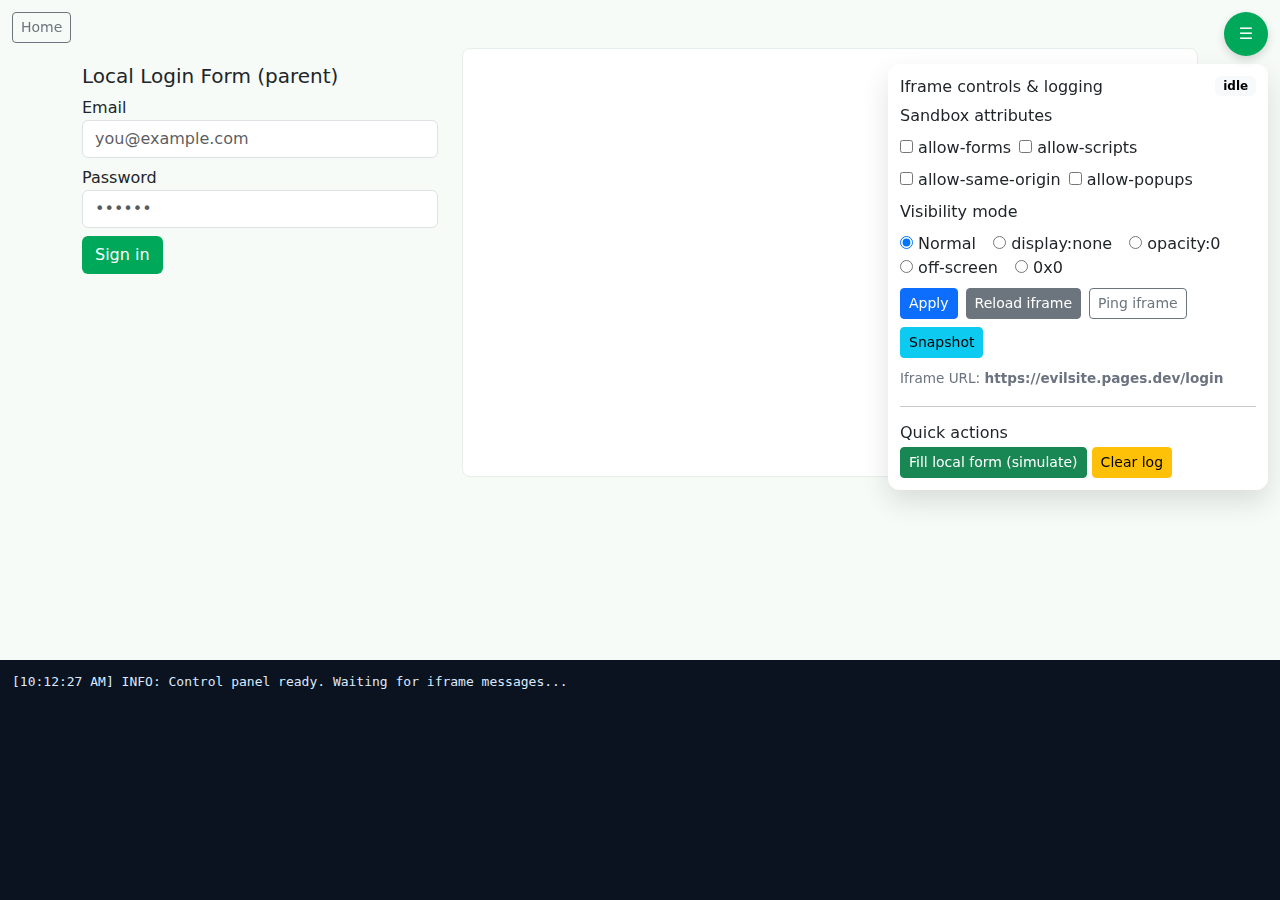
<file: login_dd.html>
<!doctype html>
<html lang="en">
<head>
  <meta charset="utf-8" />
  <meta name="viewport" content="width=device-width,initial-scale=1" />
  <title>Login Test (different domain iframe) (with iframe controls & log)</title>
  <link href="https://cdn.jsdelivr.net/npm/bootstrap@5.3.2/dist/css/bootstrap.min.css" rel="stylesheet">
  <style>
    :root { --brand-green: #00A859; }
    body { background:#f7fbf7; padding-bottom: 260px; } /* space for log */
    .home-btn { position: fixed; top: 12px; left: 12px; z-index: 1300; }

    /* Floating toggle button (desktop + mobile) */
    #panelToggle {
      position: fixed;
      top: 12px; right: 12px;
      z-index: 1300;
      display: inline-flex;
      align-items: center; justify-content: center;
      width: 44px; height: 44px;
      border-radius: 999px;
      background: var(--brand-green); color: #fff; border: none;
      box-shadow: 0 4px 10px rgba(0,0,0,.15);
      cursor: pointer;
    }
    #panelToggle:active { transform: translateY(1px); }

    /* Control panel */
    .controls {
      position: fixed;
      right: 12px;
      top: 64px; 
      width: min(380px, 92vw);
      max-height: 70vh;
      overflow: auto;
      background: #fff;
      padding: 12px;
      border-radius: 12px;
      box-shadow: 0 12px 28px rgba(0,0,0,0.12);
      z-index: 1200;
      transition: transform .25s ease;
    }
    .controls-header { display:flex; align-items:center; justify-content:space-between; margin-bottom:8px; }

    
    .controls.hidden-global {
      transform: translateX(calc(100% + 24px));
    }

    /* MOBILE drawer still */
    @media (max-width: 767.98px) {
      .controls {
        left: 12px; right: 12px;
        width: auto;
        top: auto; bottom: 64px; /* malo iznad log-a */
        max-height: 55vh;
        border-radius: 12px;
        transform: translateY(0);
      }
      
      .controls.hidden-global {
        transform: translateY(calc(100% + 24px));
      }
    }

    .frame-box { min-height: 420px; border: 1px solid #e6efe8; border-radius: 8px; overflow: hidden; background: white; }
    #log { position: fixed; left: 0; right: 0; bottom: 0; height: 240px; background: #0b1220; color: #dbeafe; padding: 12px; overflow:auto; font-family: monospace; font-size: 13px; z-index: 1100; }
    .log-line { margin-bottom:6px; }
    .vis-mode { display:inline-block; margin-right: 12px; }
    .sandbox-list { display:flex; gap:8px; flex-wrap:wrap; }
    .muted-small { font-size: .85rem; color:#6b7280; }
  </style>
</head>
<body>
  <a class="btn btn-sm btn-outline-secondary home-btn" href="index.html">Home</a>

  <!-- Panel button -->
  <button id="panelToggle" title="Toggle control panel">☰</button>

  <!-- Floating control panel -->
  <div class="controls" id="controlsPanel">
    <div class="controls-header">
      <h6 class="mb-0">Iframe controls & logging</h6>
      <span class="badge text-bg-light" id="panelStatus">idle</span>
    </div>

    <div class="mb-2">
      <label class="form-label">Sandbox attributes</label>
      <div class="sandbox-list">
        <div><input type="checkbox" id="sb-allow-forms"> <label for="sb-allow-forms">allow-forms</label></div>
        <div><input type="checkbox" id="sb-allow-scripts"> <label for="sb-allow-scripts">allow-scripts</label></div>
        <div><input type="checkbox" id="sb-allow-same-origin"> <label for="sb-allow-same-origin">allow-same-origin</label></div>
        <div><input type="checkbox" id="sb-allow-popups"> <label for="sb-allow-popups">allow-popups</label></div>
      </div>
    </div>

    <div class="mb-2">
      <label class="form-label">Visibility mode</label>
      <div>
        <label class="vis-mode"><input type="radio" name="vis" value="normal" checked> Normal</label>
        <label class="vis-mode"><input type="radio" name="vis" value="display-none"> display:none</label>
        <label class="vis-mode"><input type="radio" name="vis" value="opacity-zero"> opacity:0</label>
        <label class="vis-mode"><input type="radio" name="vis" value="offscreen"> off-screen</label>
        <label class="vis-mode"><input type="radio" name="vis" value="zero-size"> 0x0</label>
      </div>
    </div>

    <div class="mb-2 d-flex gap-2 flex-wrap">
      <button id="applyBtn" class="btn btn-sm btn-primary">Apply</button>
      <button id="reloadBtn" class="btn btn-sm btn-secondary">Reload iframe</button>
      <button id="pingBtn" class="btn btn-sm btn-outline-secondary">Ping iframe</button>
      <button id="snapshotBtn" class="btn btn-sm btn-info">Snapshot</button>
    </div>

    <div class="mb-2">
      <small class="muted-small">Iframe URL: <strong id="iframeUrl">https://evilsite.pages.dev/login</strong></small>
    </div>

    <hr/>
    <div>
      <h6 class="mb-1">Quick actions</h6>
      <button id="fillLocalBtn" class="btn btn-sm btn-success">Fill local form (simulate)</button>
      <button id="clearLogBtn" class="btn btn-sm btn-warning">Clear log</button>
    </div>
  </div>

  <!-- Page content -->
  <div class="container pt-5">
    <div class="row g-4">
      <div class="col-lg-4">
        <div class="mt-3 form-card">
          <h5>Local Login Form (parent)</h5>
          <form id="local-login-form" autocomplete="on">
            <div class="mb-2">
              <label for="email">Email</label>
              <input autocomplete="username" id="email" class="form-control" placeholder="you@example.com">
            </div>
            <div class="mb-2">
              <label for="password">Password</label>
              <input autocomplete="current-password" id="password" class="form-control" placeholder="••••••">
            </div>
            <button onclick="window.location.href='success.html?type=login&origin='+encodeURIComponent(window.location.origin)" type="submit" class="btn" style="background:var(--brand-green);color:#fff">Sign in</button>
          </form>
        </div>
      </div>

      <div class="col-lg-8">
        <div id="frameContainer" class="frame-box">
          <iframe id="evil-iframe"
                  src="https://evilsite.pages.dev/login"
                  title="Evil login embed"
                  width="100%" height="100%"
                  style="border:0; min-height:420px;"
                  sandbox="">
          </iframe>
        </div>
      </div>
    </div>
  </div>

  <div id="log"></div>

  <script>
    (function(){
      const iframe = document.getElementById('evil-iframe');
      const logEl = document.getElementById('log');
      const panel = document.getElementById('controlsPanel');
      const toggleBtn = document.getElementById('panelToggle');
      const panelStatus = document.getElementById('panelStatus');

      function log(msg, tag='INFO') {
        const time = new Date().toLocaleTimeString();
        const line = document.createElement('div');
        line.className = 'log-line';
        line.textContent = `[${time}] ${tag}: ${msg}`;
        logEl.appendChild(line);
        logEl.scrollTop = logEl.scrollHeight;
      }
      function setStatus(s){ panelStatus.textContent = s; }

      // Global toggle 
      function togglePanel(){
        const hidden = panel.classList.toggle('hidden-global');
        toggleBtn.setAttribute('aria-pressed', String(!hidden));
        toggleBtn.title = hidden ? 'Show controls' : 'Hide controls';
      }
      toggleBtn.addEventListener('click', togglePanel);

      // postMessage from iframe
      window.addEventListener('message', (ev) => {
        const data = ev.data || {};
        if (data && data.source === 'EvilSite') {
          const evt = data.event || 'unknown';
          if (evt === 'EVIL_READY') {
            log('Evil iframe ready: ' + JSON.stringify(data.payload), 'IFRAME');
            setStatus('ready');
          } else if (evt === 'FORM_SNAPSHOT') {
            log('Iframe snapshot: ' + JSON.stringify(data.payload && data.payload.data), 'IFRAME');
            setStatus('snapshot');
          } else if (evt === 'FIELD_CHANGED') {
            log(`Iframe field changed: ${data.payload?.name} = "${data.payload?.value}"`, 'IFRAME');
          } else if (evt === 'FORM_SUBMIT') {
            log('Iframe form submit: ' + JSON.stringify(data.payload), 'IFRAME');
          } else {
            log('Iframe event ' + evt + ': ' + JSON.stringify(data.payload), 'IFRAME');
          }
          return;
        }
        log(`Message from iframe (${ev.origin}): ${JSON.stringify(ev.data)}`, 'IFRAME');
      });

      // local form log
      const localForm = document.getElementById('local-login-form');
      ['input','change'].forEach(evName => {
        localForm.addEventListener(evName, (e) => {
          log(`Local form change: ${e.target.id} = "${e.target.value}"`);
        });
      });

      // sandbox handling
      function buildSandbox() {
        const parts = [];
        if (document.getElementById('sb-allow-forms').checked) parts.push('allow-forms');
        if (document.getElementById('sb-allow-scripts').checked) parts.push('allow-scripts');
        if (document.getElementById('sb-allow-same-origin').checked) parts.push('allow-same-origin');
        if (document.getElementById('sb-allow-popups').checked) parts.push('allow-popups');
        return parts.join(' ');
      }

      function applyControls() {
        const sand = buildSandbox();
        if (sand.trim().length === 0) {
          iframe.removeAttribute('sandbox');
          log('Applied sandbox: (none) - iframe has NO sandbox attribute');
        } else {
          iframe.setAttribute('sandbox', sand);
          log('Applied sandbox: ' + sand);
        }

        // visibility:
        const vis = document.querySelector('input[name="vis"]:checked').value;
        Object.assign(iframe.style, {
          display:'', opacity:'', position:'', left:'', top:'', width:'', height:'', visibility:'', transform:'', pointerEvents:'', border:''
        });

        if (vis === 'display-none') {
          iframe.style.display = 'none';
          log('Visibility: display:none');
        } else if (vis === 'opacity-zero') {
          iframe.style.opacity = '0';
          iframe.style.pointerEvents = 'none';
          log('Visibility: opacity:0 (invisible, still in layout)');
        } else if (vis === 'offscreen') {
          iframe.style.position = 'absolute';
          iframe.style.left = '-2000px';
          iframe.style.top = '-2000px';
          iframe.style.width = '600px';
          iframe.style.height = '400px';
          log('Visibility: off-screen');
        } else if (vis === 'zero-size') {
          iframe.style.width = '0px';
          iframe.style.height = '0px';
          iframe.style.border = '0';
          log('Visibility: zero-size (0x0)');
        } else {
          log('Visibility: normal');
        }
      }

      document.getElementById('applyBtn').addEventListener('click', applyControls);
      document.getElementById('reloadBtn').addEventListener('click', () => {
        const src = iframe.getAttribute('src'); iframe.setAttribute('src', src);
        log('Reloaded iframe');
      });
      document.getElementById('pingBtn').addEventListener('click', () => {
        try {
          iframe.contentWindow.postMessage({ type: 'PING_PARENT', ts: Date.now() }, '*');
          log('Posted PING_PARENT to iframe');
        } catch(e){ log('Failed to postMessage: ' + e, 'ERROR'); }
      });
      document.getElementById('snapshotBtn').addEventListener('click', () => {
        try {
          iframe.contentWindow.postMessage({ type: 'REQUEST_SNAPSHOT', ts: Date.now() }, '*');
          log('Requested snapshot from iframe');
        } catch(e){ log('Snapshot request failed: ' + e, 'ERROR'); }
      });

      // quick fill local simulation
      document.getElementById('fillLocalBtn').addEventListener('click', () => {
        document.getElementById('email').value = 'alice@example.com';
        document.getElementById('password').value = 'P@ssw0rd';
        log('Local form prefilled programmatically');
      });

      document.getElementById('clearLogBtn').addEventListener('click', () => {
        logEl.innerHTML = '';
      });

      // detect iframe load
      iframe.addEventListener('load', () => {
        log(`Iframe loaded (src=${iframe.src})`, 'IFRAME');
        try {
          iframe.contentWindow.postMessage({ type: 'PING_PARENT', ts: Date.now() }, '*');
        } catch (e) {
          log('Failed to postMessage to iframe: ' + e, 'ERROR');
        }
      });

      // submit handler local
      localForm.addEventListener('submit', (e) => {
        e.preventDefault();
        log('Local form submitted');
      });

      log('Control panel ready. Waiting for iframe messages...');
    })();
  </script>

  <script src="https://cdn.jsdelivr.net/npm/bootstrap@5.3.2/dist/js/bootstrap.bundle.min.js"></script>
</body>
</html>
</file>
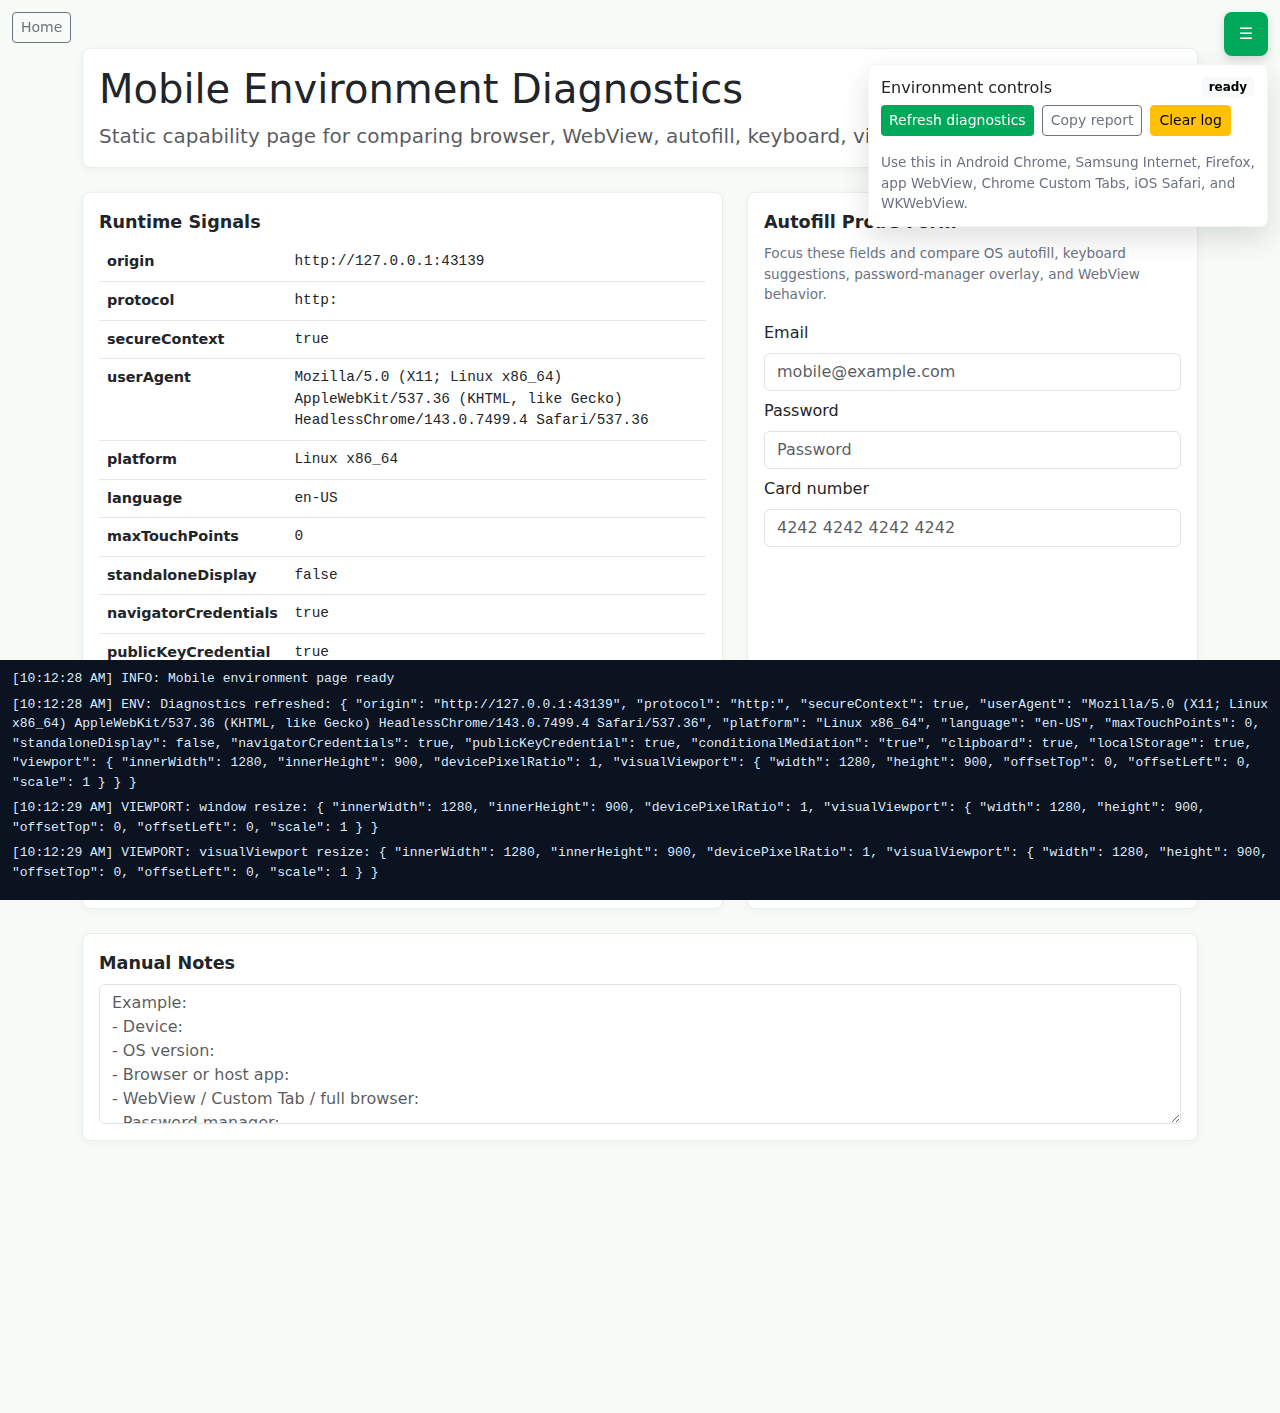
<file: mobile_environment.html>
<!doctype html>
<html lang="en">
<head>
  <meta charset="utf-8" />
  <meta name="viewport" content="width=device-width,initial-scale=1" />
  <title>Mobile Environment Diagnostics</title>
  <link href="https://cdn.jsdelivr.net/npm/bootstrap@5.3.2/dist/css/bootstrap.min.css" rel="stylesheet">
  <link rel="stylesheet" href="assets/css/style.css">
</head>
<body class="rf-page">
  <a class="btn btn-sm btn-outline-secondary rf-home-btn" href="index.html">Home</a>
  <button id="panelToggle" class="rf-panel-toggle" title="Toggle control panel" aria-label="Toggle control panel">☰</button>

  <div class="rf-controls" id="controlsPanel">
    <div class="rf-controls-header">
      <h6 class="mb-0">Environment controls</h6>
      <span class="badge text-bg-light" id="panelStatus">ready</span>
    </div>
    <div class="d-flex gap-2 flex-wrap mb-3">
      <button id="refreshBtn" class="btn btn-sm btn-brand">Refresh diagnostics</button>
      <button id="copyBtn" class="btn btn-sm btn-outline-secondary">Copy report</button>
      <button id="clearLogBtn" class="btn btn-sm btn-warning">Clear log</button>
    </div>
    <p class="muted-small mb-0">
      Use this in Android Chrome, Samsung Internet, Firefox, app WebView, Chrome Custom Tabs, iOS Safari, and WKWebView.
    </p>
  </div>

  <main class="container pt-5">
    <div class="test-card mb-4">
      <h1 class="mb-2">Mobile Environment Diagnostics</h1>
      <p class="lead text-muted mb-0">
        Static capability page for comparing browser, WebView, autofill, keyboard, viewport, and passkey support.
      </p>
    </div>

    <div class="row g-4">
      <div class="col-lg-7">
        <div class="test-card">
          <div class="section-title">Runtime Signals</div>
          <table class="rf-origin-table">
            <tbody id="diagnosticsTable"></tbody>
          </table>
        </div>
      </div>

      <div class="col-lg-5">
        <div class="test-card">
          <div class="section-title">Autofill Probe Form</div>
          <p class="muted-small">Focus these fields and compare OS autofill, keyboard suggestions, password-manager overlay, and WebView behavior.</p>
          <form id="probeForm" autocomplete="on">
            <div class="mb-2">
              <label for="probe-email" class="form-label">Email</label>
              <input id="probe-email" name="email" autocomplete="username" type="email" class="form-control" placeholder="mobile@example.com">
            </div>
            <div class="mb-2">
              <label for="probe-password" class="form-label">Password</label>
              <input id="probe-password" name="password" autocomplete="current-password" type="password" class="form-control" placeholder="Password">
            </div>
            <div class="mb-2">
              <label for="probe-card" class="form-label">Card number</label>
              <input id="probe-card" name="cc-number" autocomplete="cc-number" inputmode="numeric" class="form-control" placeholder="4242 4242 4242 4242">
            </div>
          </form>
        </div>
      </div>

      <div class="col-12">
        <div class="test-card" id="notesCard">
          <div class="section-title">Manual Notes</div>
          <textarea id="manualNotes" class="form-control" placeholder="Example:
- Device:
- OS version:
- Browser or host app:
- WebView / Custom Tab / full browser:
- Password manager:
- Autofill path: OS / keyboard / overlay / accessibility:
- Passkey support:
- Observed behavior:"></textarea>
        </div>
      </div>
    </div>
  </main>

  <div id="log" class="rf-log"></div>

  <script src="assets/js/main.js"></script>
  <script>
    (function () {
      const $ = RFTest.$;
      const log = RFTest.createLogger($('#log'));

      function hasConditionalMediationHint() {
        return !!(window.PublicKeyCredential && typeof PublicKeyCredential.isConditionalMediationAvailable === 'function');
      }

      async function conditionalMediationValue() {
        if (!hasConditionalMediationHint()) return 'API not exposed';
        try {
          return String(await PublicKeyCredential.isConditionalMediationAvailable());
        } catch (err) {
          return 'Error: ' + (err.message || err);
        }
      }

      function viewportInfo() {
        const vv = window.visualViewport;
        return {
          innerWidth,
          innerHeight,
          devicePixelRatio,
          visualViewport: vv ? {
            width: Math.round(vv.width),
            height: Math.round(vv.height),
            offsetTop: Math.round(vv.offsetTop),
            offsetLeft: Math.round(vv.offsetLeft),
            scale: vv.scale
          } : null
        };
      }

      async function collectDiagnostics() {
        return {
          origin: window.location.origin,
          protocol: window.location.protocol,
          secureContext: window.isSecureContext,
          userAgent: navigator.userAgent,
          platform: navigator.platform || 'unknown',
          language: navigator.language,
          maxTouchPoints: navigator.maxTouchPoints,
          standaloneDisplay: window.matchMedia('(display-mode: standalone)').matches,
          navigatorCredentials: !!navigator.credentials,
          publicKeyCredential: 'PublicKeyCredential' in window,
          conditionalMediation: await conditionalMediationValue(),
          clipboard: !!navigator.clipboard,
          localStorage: testLocalStorage(),
          viewport: viewportInfo()
        };
      }

      function testLocalStorage() {
        try {
          const key = 'rf_mobile_env_test';
          localStorage.setItem(key, '1');
          localStorage.removeItem(key);
          return true;
        } catch (err) {
          return false;
        }
      }

      function renderDiagnostics(data) {
        $('#diagnosticsTable').innerHTML = Object.keys(data).map((key) => {
          const value = typeof data[key] === 'object' ? RFTest.safeStringify(data[key]) : String(data[key]);
          return `<tr><th>${key}</th><td class="mono">${value}</td></tr>`;
        }).join('');
      }

      async function refreshDiagnostics() {
        const data = await collectDiagnostics();
        renderDiagnostics(data);
        log('Diagnostics refreshed: ' + RFTest.safeStringify(data), 'ENV');
      }

      function buildReport() {
        return [
          '=== MOBILE ENVIRONMENT REPORT ===',
          $('#diagnosticsTable').innerText,
          '',
          'Manual Notes:',
          $('#manualNotes').value || '(empty)',
          '',
          'Event Log:',
          $('#log').innerText
        ].join('\n');
      }

      function wireProbeEvents() {
        document.querySelectorAll('#probeForm input').forEach((input) => {
          ['focus', 'blur', 'input', 'change'].forEach((eventName) => {
            input.addEventListener(eventName, () => {
              log(`${input.id} ${eventName}: value="${input.value}" active="${document.activeElement && document.activeElement.id}"`);
            });
          });
        });
      }

      RFTest.initPanelToggle();
      wireProbeEvents();
      refreshDiagnostics();

      if (window.visualViewport) {
        visualViewport.addEventListener('resize', () => log('visualViewport resize: ' + RFTest.safeStringify(viewportInfo()), 'VIEWPORT'));
        visualViewport.addEventListener('scroll', () => log('visualViewport scroll: ' + RFTest.safeStringify(viewportInfo()), 'VIEWPORT'));
      }
      window.addEventListener('resize', () => log('window resize: ' + RFTest.safeStringify(viewportInfo()), 'VIEWPORT'));

      $('#refreshBtn').addEventListener('click', refreshDiagnostics);
      $('#copyBtn').addEventListener('click', () => RFTest.copyText(buildReport(), { log, label: 'Mobile environment report', fallbackHost: $('#notesCard') }));
      $('#clearLogBtn').addEventListener('click', () => { $('#log').innerHTML = ''; });

      log('Mobile environment page ready');
    })();
  </script>
  <script src="https://cdn.jsdelivr.net/npm/bootstrap@5.3.2/dist/js/bootstrap.bundle.min.js"></script>
</body>
</html>
</file>
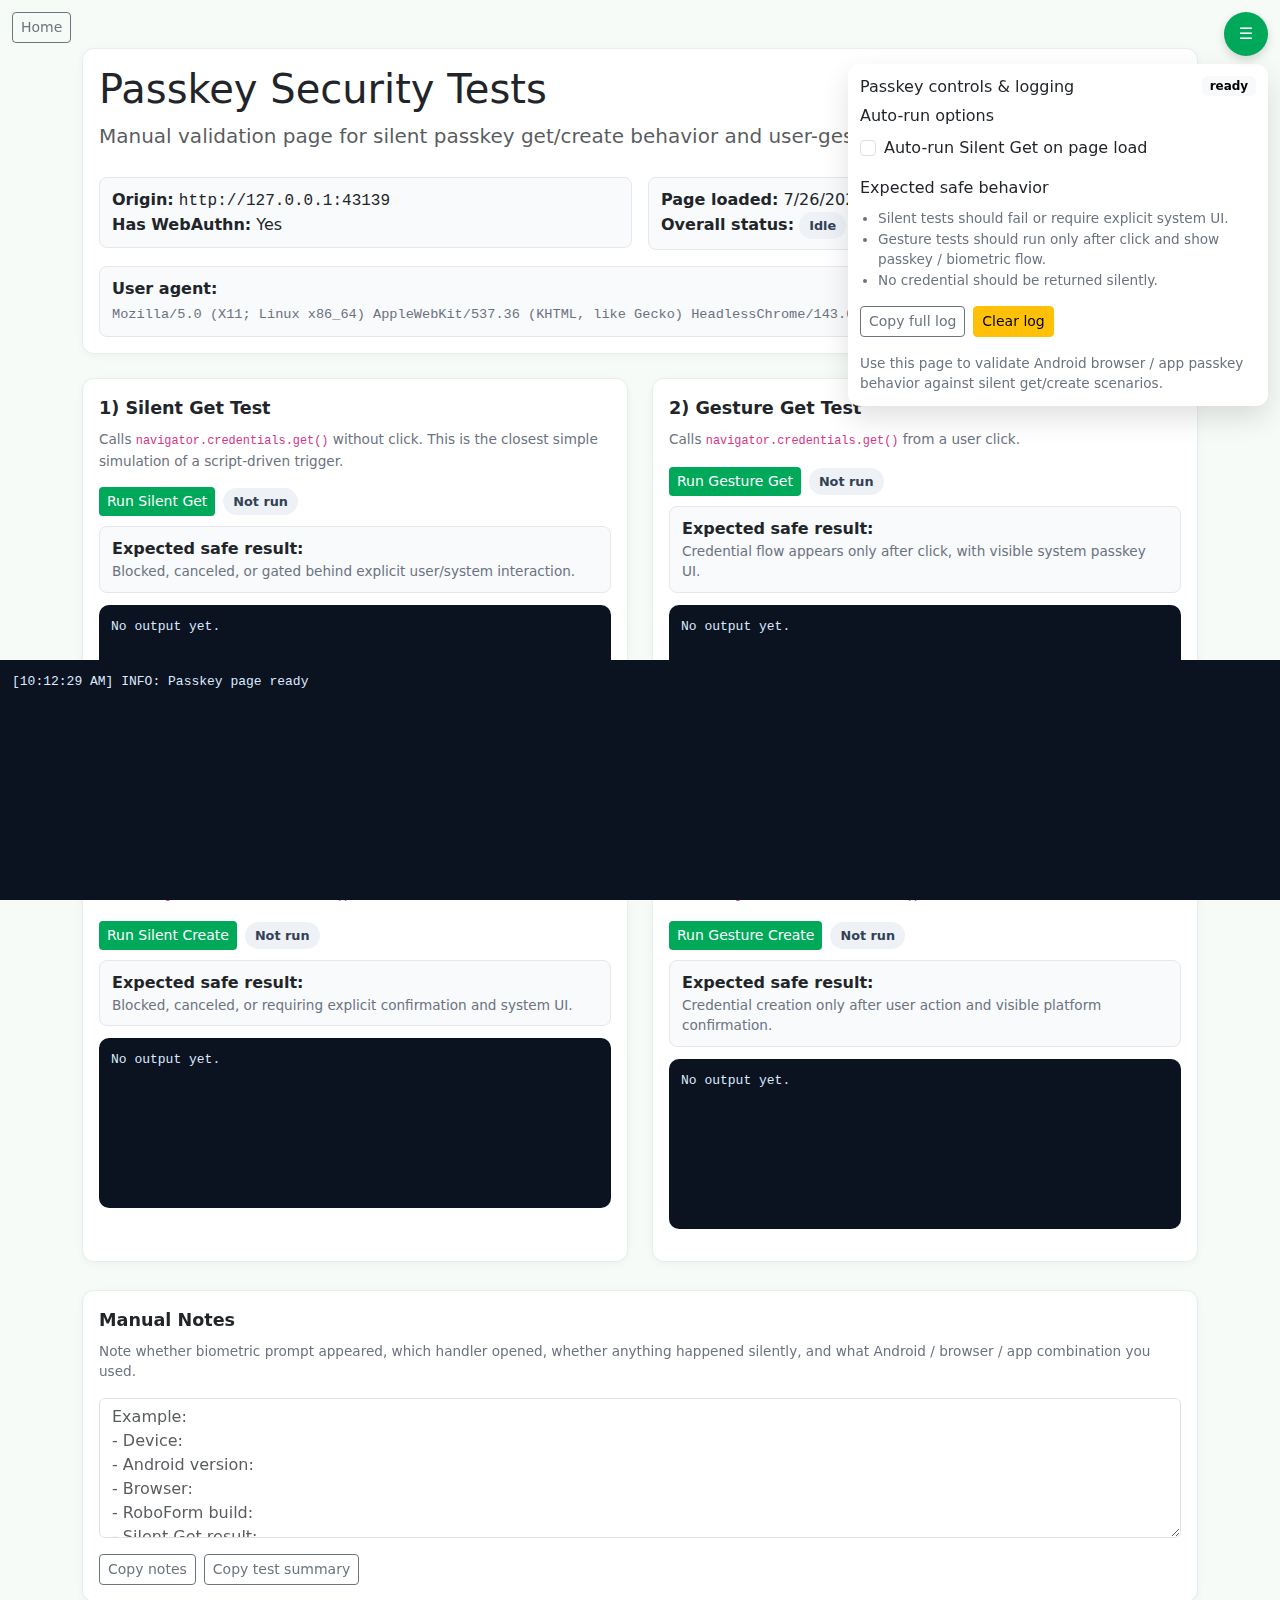
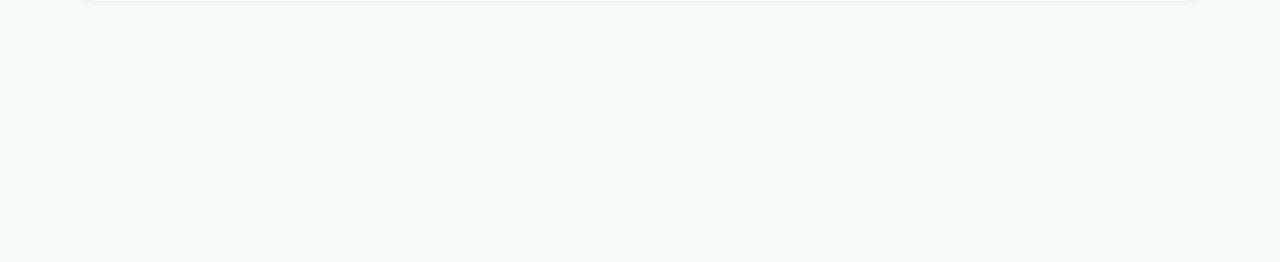
<file: passkeys.html>
<!doctype html>
<html lang="en">
<head>
  <meta charset="utf-8" />
  <meta name="viewport" content="width=device-width,initial-scale=1" />
  <title>Passkey Security Tests</title>
  <link href="https://cdn.jsdelivr.net/npm/bootstrap@5.3.2/dist/css/bootstrap.min.css" rel="stylesheet">
  <style>
    :root { --brand-green: #00A859; }

    body {
      background: #f7fbf7;
      padding-bottom: 260px;
    }

    .home-btn {
      position: fixed;
      top: 12px;
      left: 12px;
      z-index: 1300;
    }

    #panelToggle {
      position: fixed;
      top: 12px;
      right: 12px;
      z-index: 1300;
      display: inline-flex;
      align-items: center;
      justify-content: center;
      width: 44px;
      height: 44px;
      border-radius: 999px;
      background: var(--brand-green);
      color: #fff;
      border: none;
      box-shadow: 0 4px 10px rgba(0,0,0,.15);
      cursor: pointer;
    }

    #panelToggle:active {
      transform: translateY(1px);
    }

    .controls {
      position: fixed;
      right: 12px;
      top: 64px;
      width: min(420px, 92vw);
      max-height: 72vh;
      overflow: auto;
      background: #fff;
      padding: 12px;
      border-radius: 12px;
      box-shadow: 0 12px 28px rgba(0,0,0,0.12);
      z-index: 1200;
      transition: transform .25s ease;
    }

    .controls.hidden-global {
      transform: translateX(calc(100% + 24px));
    }

    .controls-header {
      display: flex;
      align-items: center;
      justify-content: space-between;
      margin-bottom: 8px;
    }

    @media (max-width: 767.98px) {
      .controls {
        left: 12px;
        right: 12px;
        width: auto;
        top: auto;
        bottom: 64px;
        max-height: 55vh;
        border-radius: 12px;
        transform: translateY(0);
      }

      .controls.hidden-global {
        transform: translateY(calc(100% + 24px));
      }
    }

    .test-card {
      background: #fff;
      border: 1px solid #e6efe8;
      border-radius: 12px;
      padding: 16px;
      box-shadow: 0 2px 8px rgba(0,0,0,.04);
      height: 100%;
    }

    .result-box {
      margin-top: 10px;
      padding: 10px 12px;
      background: #f8fafc;
      border: 1px solid #e5e7eb;
      border-radius: 8px;
    }

    .mono {
      font-family: ui-monospace, SFMono-Regular, Menlo, Monaco, Consolas, monospace;
      word-break: break-word;
    }

    .muted-small {
      font-size: .85rem;
      color: #6b7280;
    }

    .status-pill {
      display: inline-block;
      padding: 4px 10px;
      border-radius: 999px;
      font-size: .8rem;
      font-weight: 600;
      background: #eef2f7;
      color: #334155;
    }

    .status-idle {
      background: #eef2f7;
      color: #334155;
    }

    .status-good {
      background: #dcfce7;
      color: #166534;
    }

    .status-bad {
      background: #fee2e2;
      color: #991b1b;
    }

    .status-warn {
      background: #fef3c7;
      color: #92400e;
    }

    pre.output {
      min-height: 170px;
      max-height: 320px;
      overflow: auto;
      background: #0b1220;
      color: #dbeafe;
      padding: 12px;
      border-radius: 10px;
      font-family: monospace;
      font-size: 13px;
      margin-top: 12px;
      white-space: pre-wrap;
      word-break: break-word;
    }

    textarea.form-control {
      min-height: 140px;
    }

    #log {
      position: fixed;
      left: 0;
      right: 0;
      bottom: 0;
      height: 240px;
      background: #0b1220;
      color: #dbeafe;
      padding: 12px;
      overflow: auto;
      font-family: monospace;
      font-size: 13px;
      z-index: 1100;
    }

    .log-line {
      margin-bottom: 6px;
    }

    .btn-brand {
      background: var(--brand-green);
      color: #fff;
      border: none;
    }

    .btn-brand:hover,
    .btn-brand:focus {
      background: #008d4c;
      color: #fff;
    }

    .section-title {
      font-size: 1.1rem;
      font-weight: 700;
      margin-bottom: 8px;
    }

    .list-tight {
      padding-left: 18px;
      margin-bottom: 0;
    }
  </style>
</head>
<body>
  <a class="btn btn-sm btn-outline-secondary home-btn" href="index.html">Home</a>

  <button id="panelToggle" title="Toggle control panel">☰</button>

  <div class="controls" id="controlsPanel">
    <div class="controls-header">
      <h6 class="mb-0">Passkey controls & logging</h6>
      <span class="badge text-bg-light" id="panelStatus">idle</span>
    </div>

    <div class="mb-3">
      <label class="form-label">Auto-run options</label>
      <div class="form-check">
        <input class="form-check-input" type="checkbox" id="autoRunSilentGet">
        <label class="form-check-label" for="autoRunSilentGet">
          Auto-run Silent Get on page load
        </label>
      </div>
    </div>

    <div class="mb-3">
      <label class="form-label">Expected safe behavior</label>
      <ul class="muted-small list-tight">
        <li>Silent tests should fail or require explicit system UI.</li>
        <li>Gesture tests should run only after click and show passkey / biometric flow.</li>
        <li>No credential should be returned silently.</li>
      </ul>
    </div>

    <div class="mb-3 d-flex gap-2 flex-wrap">
      <button id="copyFullLogBtn" class="btn btn-sm btn-outline-secondary">Copy full log</button>
      <button id="clearLogBtn" class="btn btn-sm btn-warning">Clear log</button>
    </div>

    <div class="muted-small">
      Use this page to validate Android browser / app passkey behavior against silent get/create scenarios.
    </div>
  </div>

  <div class="container pt-5">
    <div class="row mb-4">
      <div class="col-12">
        <div class="test-card">
          <h1 class="mb-2">Passkey Security Tests</h1>
          <p class="lead text-muted mb-3">
            Manual validation page for silent passkey get/create behavior and user-gesture enforcement.
          </p>

          <div class="row g-3">
            <div class="col-md-6">
              <div class="result-box">
                <div><strong>Origin:</strong> <span id="origin" class="mono"></span></div>
                <div><strong>Has WebAuthn:</strong> <span id="webauthnSupport"></span></div>
              </div>
            </div>
            <div class="col-md-6">
              <div class="result-box">
                <div><strong>Page loaded:</strong> <span id="loadedAt"></span></div>
                <div><strong>Overall status:</strong> <span id="overallStatus" class="status-pill status-idle">Idle</span></div>
              </div>
            </div>
          </div>

          <div class="result-box mt-3">
            <strong>User agent:</strong>
            <div id="ua" class="mono muted-small mt-1"></div>
          </div>
        </div>
      </div>
    </div>

    <div class="row g-4">
      <div class="col-lg-6">
        <div class="test-card">
          <div class="section-title">1) Silent Get Test</div>
          <p class="muted-small">
            Calls <code>navigator.credentials.get()</code> without click. This is the closest simple simulation of a script-driven trigger.
          </p>

          <div class="d-flex align-items-center gap-2 flex-wrap mb-2">
            <button class="btn btn-sm btn-brand" id="runSilentGetBtn">Run Silent Get</button>
            <span id="silentGetStatus" class="status-pill status-idle">Not run</span>
          </div>

          <div class="result-box">
            <strong>Expected safe result:</strong>
            <div class="muted-small">Blocked, canceled, or gated behind explicit user/system interaction.</div>
          </div>

          <pre id="silentGetOutput" class="output">No output yet.</pre>
        </div>
      </div>

      <div class="col-lg-6">
        <div class="test-card">
          <div class="section-title">2) Gesture Get Test</div>
          <p class="muted-small">
            Calls <code>navigator.credentials.get()</code> from a user click.
          </p>

          <div class="d-flex align-items-center gap-2 flex-wrap mb-2">
            <button class="btn btn-sm btn-brand" id="runGestureGetBtn">Run Gesture Get</button>
            <span id="gestureGetStatus" class="status-pill status-idle">Not run</span>
          </div>

          <div class="result-box">
            <strong>Expected safe result:</strong>
            <div class="muted-small">Credential flow appears only after click, with visible system passkey UI.</div>
          </div>

          <pre id="gestureGetOutput" class="output">No output yet.</pre>
        </div>
      </div>

      <div class="col-lg-6">
        <div class="test-card">
          <div class="section-title">3) Silent Create Test</div>
          <p class="muted-small">
            Calls <code>navigator.credentials.create()</code> without click.
          </p>

          <div class="d-flex align-items-center gap-2 flex-wrap mb-2">
            <button class="btn btn-sm btn-brand" id="runSilentCreateBtn">Run Silent Create</button>
            <span id="silentCreateStatus" class="status-pill status-idle">Not run</span>
          </div>

          <div class="result-box">
            <strong>Expected safe result:</strong>
            <div class="muted-small">Blocked, canceled, or requiring explicit confirmation and system UI.</div>
          </div>

          <pre id="silentCreateOutput" class="output">No output yet.</pre>
        </div>
      </div>

      <div class="col-lg-6">
        <div class="test-card">
          <div class="section-title">4) Gesture Create Test</div>
          <p class="muted-small">
            Calls <code>navigator.credentials.create()</code> from a user click.
          </p>

          <div class="d-flex align-items-center gap-2 flex-wrap mb-2">
            <button class="btn btn-sm btn-brand" id="runGestureCreateBtn">Run Gesture Create</button>
            <span id="gestureCreateStatus" class="status-pill status-idle">Not run</span>
          </div>

          <div class="result-box">
            <strong>Expected safe result:</strong>
            <div class="muted-small">Credential creation only after user action and visible platform confirmation.</div>
          </div>

          <pre id="gestureCreateOutput" class="output">No output yet.</pre>
        </div>
      </div>
    </div>

    <div class="row g-4 mt-1">
      <div class="col-12">
        <div class="test-card">
          <div class="section-title">Manual Notes</div>
          <p class="muted-small">
            Note whether biometric prompt appeared, which handler opened, whether anything happened silently, and what Android / browser / app combination you used.
          </p>

          <textarea id="manualNotes" class="form-control" placeholder="Example:
- Device:
- Android version:
- Browser:
- RoboForm build:
- Silent Get result:
- Gesture Get result:
- Silent Create result:
- Gesture Create result:
- Did biometric / passkey picker appear?
"></textarea>

          <div class="mt-3 d-flex gap-2 flex-wrap">
            <button id="copyNotesBtn" class="btn btn-sm btn-outline-secondary">Copy notes</button>
            <button id="copySummaryBtn" class="btn btn-sm btn-outline-secondary">Copy test summary</button>
          </div>
        </div>
      </div>
    </div>
  </div>

  <div id="log"></div>

  <script>
    (function () {
      const LS_KEY = 'passkey_auto_run_silent_get';

      const panel = document.getElementById('controlsPanel');
      const toggleBtn = document.getElementById('panelToggle');
      const panelStatus = document.getElementById('panelStatus');
      const logEl = document.getElementById('log');

      const originEl = document.getElementById('origin');
      const uaEl = document.getElementById('ua');
      const webauthnSupportEl = document.getElementById('webauthnSupport');
      const loadedAtEl = document.getElementById('loadedAt');
      const overallStatusEl = document.getElementById('overallStatus');

      const silentGetStatusEl = document.getElementById('silentGetStatus');
      const gestureGetStatusEl = document.getElementById('gestureGetStatus');
      const silentCreateStatusEl = document.getElementById('silentCreateStatus');
      const gestureCreateStatusEl = document.getElementById('gestureCreateStatus');

      const silentGetOutputEl = document.getElementById('silentGetOutput');
      const gestureGetOutputEl = document.getElementById('gestureGetOutput');
      const silentCreateOutputEl = document.getElementById('silentCreateOutput');
      const gestureCreateOutputEl = document.getElementById('gestureCreateOutput');

      const autoRunSilentGetEl = document.getElementById('autoRunSilentGet');
      const manualNotesEl = document.getElementById('manualNotes');

      function log(msg, tag = 'INFO') {
        const time = new Date().toLocaleTimeString();
        const line = document.createElement('div');
        line.className = 'log-line';
        line.textContent = `[${time}] ${tag}: ${msg}`;
        logEl.appendChild(line);
        logEl.scrollTop = logEl.scrollHeight;
      }

      function setPanelStatus(s) {
        panelStatus.textContent = s;
      }

      function togglePanel() {
        const hidden = panel.classList.toggle('hidden-global');
        toggleBtn.setAttribute('aria-pressed', String(!hidden));
        toggleBtn.title = hidden ? 'Show controls' : 'Hide controls';
      }

      function setStatus(el, type, text) {
        el.className = 'status-pill';
        if (type === 'good') el.classList.add('status-good');
        else if (type === 'bad') el.classList.add('status-bad');
        else if (type === 'warn') el.classList.add('status-warn');
        else el.classList.add('status-idle');
        el.textContent = text;
      }

      function updateOverallStatus(type, text) {
        overallStatusEl.className = 'status-pill';
        if (type === 'good') overallStatusEl.classList.add('status-good');
        else if (type === 'bad') overallStatusEl.classList.add('status-bad');
        else if (type === 'warn') overallStatusEl.classList.add('status-warn');
        else overallStatusEl.classList.add('status-idle');
        overallStatusEl.textContent = text;
      }

      function stringifyResult(obj) {
        try {
          return JSON.stringify(obj, null, 2);
        } catch (e) {
          return String(obj);
        }
      }

      function bufferToBase64Url(buffer) {
        if (!buffer) return null;
        const bytes = new Uint8Array(buffer);
        let binary = '';
        for (let i = 0; i < bytes.length; i++) {
          binary += String.fromCharCode(bytes[i]);
        }
        return btoa(binary).replace(/\+/g, '-').replace(/\//g, '_').replace(/=+$/g, '');
      }

      function serializeCredential(cred) {
        if (!cred) return null;

        const out = {
          id: cred.id || null,
          type: cred.type || null
        };

        if (cred.rawId) out.rawId = bufferToBase64Url(cred.rawId);

        if (cred.response) {
          out.response = {};
          if (cred.response.clientDataJSON) out.response.clientDataJSON = bufferToBase64Url(cred.response.clientDataJSON);
          if (cred.response.authenticatorData) out.response.authenticatorData = bufferToBase64Url(cred.response.authenticatorData);
          if (cred.response.signature) out.response.signature = bufferToBase64Url(cred.response.signature);
          if (cred.response.userHandle) out.response.userHandle = bufferToBase64Url(cred.response.userHandle);
          if (cred.response.attestationObject) out.response.attestationObject = bufferToBase64Url(cred.response.attestationObject);
        }

        if (typeof cred.getClientExtensionResults === 'function') {
          out.clientExtensionResults = cred.getClientExtensionResults();
        }

        return out;
      }

      function randomBytes(length) {
        const arr = new Uint8Array(length);
        crypto.getRandomValues(arr);
        return arr;
      }

      function getOptions() {
        return {
          publicKey: {
            challenge: randomBytes(32),
            timeout: 60000,
            userVerification: 'required',
            rpId: window.location.hostname
          }
        };
      }

      function createOptions() {
        return {
          publicKey: {
            challenge: randomBytes(32),
            rp: {
              name: 'RF Test Site Passkey Test',
              id: window.location.hostname
            },
            user: {
              id: randomBytes(16),
              name: 'security-test@' + window.location.hostname,
              displayName: 'Security Test User'
            },
            pubKeyCredParams: [
              { type: 'public-key', alg: -7 },
              { type: 'public-key', alg: -257 }
            ],
            timeout: 60000,
            authenticatorSelection: {
              residentKey: 'preferred',
              userVerification: 'required'
            },
            attestation: 'none'
          }
        };
      }

      async function runSilentGet() {
        log('Silent Get started');
        setPanelStatus('running');
        setStatus(silentGetStatusEl, 'warn', 'Running...');
        silentGetOutputEl.textContent = 'Running Silent Get...';

        try {
          const cred = await navigator.credentials.get(getOptions());
          const result = serializeCredential(cred);
          silentGetOutputEl.textContent = stringifyResult(result);

          log('Silent Get returned a credential', 'RESULT');
          setStatus(silentGetStatusEl, 'bad', 'Credential returned');
          updateOverallStatus('bad', 'Potential vulnerability detected');
        } catch (err) {
          const errorInfo = {
            name: err?.name || 'UnknownError',
            message: err?.message || String(err)
          };

          silentGetOutputEl.textContent = stringifyResult(errorInfo);
          log('Silent Get failed: ' + stringifyResult(errorInfo), 'RESULT');

          if (errorInfo.name === 'NotAllowedError') {
            setStatus(silentGetStatusEl, 'good', 'Blocked / NotAllowedError');
            updateOverallStatus('good', 'Silent execution appears blocked');
          } else {
            setStatus(silentGetStatusEl, 'warn', 'Failed with ' + errorInfo.name);
            updateOverallStatus('warn', 'Review required');
          }
        } finally {
          setPanelStatus('idle');
        }
      }

      async function runGestureGet() {
        log('Gesture Get started');
        setPanelStatus('running');
        setStatus(gestureGetStatusEl, 'warn', 'Running...');
        gestureGetOutputEl.textContent = 'Running Gesture Get...';

        try {
          const cred = await navigator.credentials.get(getOptions());
          const result = serializeCredential(cred);
          gestureGetOutputEl.textContent = stringifyResult(result);

          log('Gesture Get returned a credential', 'RESULT');
          setStatus(gestureGetStatusEl, 'good', 'Credential returned');
          updateOverallStatus('warn', 'Verify visible system UI appeared');
        } catch (err) {
          const errorInfo = {
            name: err?.name || 'UnknownError',
            message: err?.message || String(err)
          };

          gestureGetOutputEl.textContent = stringifyResult(errorInfo);
          log('Gesture Get failed: ' + stringifyResult(errorInfo), 'RESULT');
          setStatus(gestureGetStatusEl, 'warn', 'Failed with ' + errorInfo.name);
          updateOverallStatus('warn', 'Gesture flow failed or was blocked');
        } finally {
          setPanelStatus('idle');
        }
      }

      async function runSilentCreate() {
        log('Silent Create started');
        setPanelStatus('running');
        setStatus(silentCreateStatusEl, 'warn', 'Running...');
        silentCreateOutputEl.textContent = 'Running Silent Create...';

        try {
          const cred = await navigator.credentials.create(createOptions());
          const result = serializeCredential(cred);
          silentCreateOutputEl.textContent = stringifyResult(result);

          log('Silent Create returned a credential', 'RESULT');
          setStatus(silentCreateStatusEl, 'bad', 'Credential created');
          updateOverallStatus('bad', 'Potential silent credential creation detected');
        } catch (err) {
          const errorInfo = {
            name: err?.name || 'UnknownError',
            message: err?.message || String(err)
          };

          silentCreateOutputEl.textContent = stringifyResult(errorInfo);
          log('Silent Create failed: ' + stringifyResult(errorInfo), 'RESULT');

          if (errorInfo.name === 'NotAllowedError') {
            setStatus(silentCreateStatusEl, 'good', 'Blocked / NotAllowedError');
            updateOverallStatus('good', 'Silent create appears blocked');
          } else {
            setStatus(silentCreateStatusEl, 'warn', 'Failed with ' + errorInfo.name);
            updateOverallStatus('warn', 'Review required');
          }
        } finally {
          setPanelStatus('idle');
        }
      }

      async function runGestureCreate() {
        log('Gesture Create started');
        setPanelStatus('running');
        setStatus(gestureCreateStatusEl, 'warn', 'Running...');
        gestureCreateOutputEl.textContent = 'Running Gesture Create...';

        try {
          const cred = await navigator.credentials.create(createOptions());
          const result = serializeCredential(cred);
          gestureCreateOutputEl.textContent = stringifyResult(result);

          log('Gesture Create returned a credential', 'RESULT');
          setStatus(gestureCreateStatusEl, 'good', 'Credential created');
          updateOverallStatus('warn', 'Verify visible system UI appeared');
        } catch (err) {
          const errorInfo = {
            name: err?.name || 'UnknownError',
            message: err?.message || String(err)
          };

          gestureCreateOutputEl.textContent = stringifyResult(errorInfo);
          log('Gesture Create failed: ' + stringifyResult(errorInfo), 'RESULT');
          setStatus(gestureCreateStatusEl, 'warn', 'Failed with ' + errorInfo.name);
          updateOverallStatus('warn', 'Gesture create failed or was blocked');
        } finally {
          setPanelStatus('idle');
        }
      }

      function buildSummaryText() {
        return [
          '=== PASSKEY TEST SUMMARY ===',
          'Origin: ' + window.location.origin,
          'Loaded At: ' + new Date().toISOString(),
          '',
          'Silent Get Status: ' + silentGetStatusEl.textContent,
          silentGetOutputEl.textContent,
          '',
          'Gesture Get Status: ' + gestureGetStatusEl.textContent,
          gestureGetOutputEl.textContent,
          '',
          'Silent Create Status: ' + silentCreateStatusEl.textContent,
          silentCreateOutputEl.textContent,
          '',
          'Gesture Create Status: ' + gestureCreateStatusEl.textContent,
          gestureCreateOutputEl.textContent,
          '',
          'Manual Notes:',
          manualNotesEl.value || '(empty)',
          '',
          'Execution Log:',
          logEl.innerText
        ].join('\n');
      }

      toggleBtn.addEventListener('click', togglePanel);

      originEl.textContent = window.location.origin;
      uaEl.textContent = navigator.userAgent;
      loadedAtEl.textContent = new Date().toLocaleString();
      webauthnSupportEl.textContent = ('PublicKeyCredential' in window) ? 'Yes' : 'No';

      autoRunSilentGetEl.checked = localStorage.getItem(LS_KEY) === 'true';
      autoRunSilentGetEl.addEventListener('change', () => {
        localStorage.setItem(LS_KEY, autoRunSilentGetEl.checked ? 'true' : 'false');
        log('Auto-run Silent Get set to: ' + autoRunSilentGetEl.checked);
      });

      document.getElementById('runSilentGetBtn').addEventListener('click', runSilentGet);
      document.getElementById('runGestureGetBtn').addEventListener('click', runGestureGet);
      document.getElementById('runSilentCreateBtn').addEventListener('click', runSilentCreate);
      document.getElementById('runGestureCreateBtn').addEventListener('click', runGestureCreate);

      document.getElementById('copyNotesBtn').addEventListener('click', async () => {
        try {
          await navigator.clipboard.writeText(manualNotesEl.value);
          log('Manual notes copied');
        } catch (e) {
          log('Failed to copy manual notes: ' + (e?.message || e), 'ERROR');
        }
      });

      document.getElementById('copySummaryBtn').addEventListener('click', async () => {
        try {
          await navigator.clipboard.writeText(buildSummaryText());
          log('Test summary copied');
        } catch (e) {
          log('Failed to copy test summary: ' + (e?.message || e), 'ERROR');
        }
      });

      document.getElementById('copyFullLogBtn').addEventListener('click', async () => {
        try {
          await navigator.clipboard.writeText(buildSummaryText());
          log('Full log copied');
        } catch (e) {
          log('Failed to copy full log: ' + (e?.message || e), 'ERROR');
        }
      });

      document.getElementById('clearLogBtn').addEventListener('click', () => {
        logEl.innerHTML = '';
        silentGetOutputEl.textContent = 'No output yet.';
        gestureGetOutputEl.textContent = 'No output yet.';
        silentCreateOutputEl.textContent = 'No output yet.';
        gestureCreateOutputEl.textContent = 'No output yet.';

        setStatus(silentGetStatusEl, 'idle', 'Not run');
        setStatus(gestureGetStatusEl, 'idle', 'Not run');
        setStatus(silentCreateStatusEl, 'idle', 'Not run');
        setStatus(gestureCreateStatusEl, 'idle', 'Not run');
        updateOverallStatus('idle', 'Idle');
      });

      log('Passkey page ready');
      setPanelStatus('ready');

      if (!('PublicKeyCredential' in window)) {
        log('PublicKeyCredential is not available in this environment', 'WARN');
        updateOverallStatus('warn', 'WebAuthn not supported');
      }

      window.addEventListener('load', async () => {
        if (localStorage.getItem(LS_KEY) === 'true' && 'PublicKeyCredential' in window) {
          log('Auto-run Silent Get triggered');
          await runSilentGet();
        }
      });
    })();
  </script>

  <script src="https://cdn.jsdelivr.net/npm/bootstrap@5.3.2/dist/js/bootstrap.bundle.min.js"></script>
</body>
</html>
</file>
<file: assets/css/style.css>
:root {
  --brand-green: #00a859;
  --brand-green-dark: #008d4c;
  --page-bg: #f7fbf7;
  --surface: #ffffff;
  --surface-soft: #f8fafc;
  --border-soft: #e6efe8;
  --text-muted: #6b7280;
  --log-bg: #0b1220;
  --log-text: #dbeafe;
  --shadow-soft: 0 2px 8px rgba(0, 0, 0, .04);
  --shadow-panel: 0 12px 28px rgba(0, 0, 0, .12);
  --log-height: 240px;

  --bs-primary: var(--brand-green);
}

body.rf-page {
  background: var(--page-bg);
  padding-bottom: calc(var(--log-height) + 32px);
}

body.rf-landing-page {
  background: var(--page-bg);
}

.rf-hero-card {
  background: var(--surface);
  border: 1px solid var(--border-soft);
  border-radius: 8px;
  padding: 32px 24px;
  box-shadow: 0 10px 28px rgba(0, 0, 0, .06);
}

.rf-home-btn {
  position: fixed;
  top: 12px;
  left: 12px;
  z-index: 1300;
}

.rf-panel-toggle {
  position: fixed;
  top: 12px;
  right: 12px;
  z-index: 1300;
  display: inline-flex;
  align-items: center;
  justify-content: center;
  width: 44px;
  height: 44px;
  border-radius: 8px;
  background: var(--brand-green);
  color: #fff;
  border: none;
  box-shadow: 0 4px 10px rgba(0, 0, 0, .15);
  cursor: pointer;
}

.rf-panel-toggle:active {
  transform: translateY(1px);
}

.rf-controls {
  position: fixed;
  right: 12px;
  top: 64px;
  width: min(400px, 92vw);
  max-height: calc(100vh - var(--log-height) - 92px);
  overflow: auto;
  background: var(--surface);
  padding: 12px;
  border: 1px solid rgba(0, 0, 0, .04);
  border-radius: 8px;
  box-shadow: var(--shadow-panel);
  z-index: 1200;
  transition: transform .25s ease;
}

.rf-controls.hidden-global {
  transform: translateX(calc(100% + 24px));
}

.rf-controls-header {
  display: flex;
  align-items: center;
  justify-content: space-between;
  gap: 12px;
  margin-bottom: 8px;
}

.rf-card,
.form-card,
.test-card {
  background: var(--surface);
  border: 1px solid var(--border-soft);
  border-radius: 8px;
  padding: 16px;
  box-shadow: var(--shadow-soft);
}

.test-card {
  height: 100%;
}

.rf-frame-box {
  min-height: 420px;
  border: 1px solid var(--border-soft);
  border-radius: 8px;
  overflow: hidden;
  background: #fff;
}

.rf-frame-box iframe {
  border: 0;
  min-height: 420px;
}

.rf-log {
  position: fixed;
  left: 0;
  right: 0;
  bottom: 0;
  height: var(--log-height);
  background: var(--log-bg);
  color: var(--log-text);
  padding: 12px;
  overflow: auto;
  font-family: ui-monospace, SFMono-Regular, Menlo, Monaco, Consolas, monospace;
  font-size: 13px;
  z-index: 1100;
}

.log-line {
  margin-bottom: 6px;
}

.sandbox-list {
  display: flex;
  gap: 8px;
  flex-wrap: wrap;
}

.vis-mode {
  display: inline-block;
  margin-right: 12px;
}

.muted-small {
  font-size: .85rem;
  color: var(--text-muted);
}

.btn-brand {
  background: var(--brand-green);
  color: #fff;
  border: none;
}

.btn-brand:hover,
.btn-brand:focus {
  background: var(--brand-green-dark);
  color: #fff;
}

.rf-success-message {
  display: none;
  margin-top: 12px;
}

.rf-success-message.is-visible {
  display: block;
}

.result-box {
  margin-top: 10px;
  padding: 10px 12px;
  background: var(--surface-soft);
  border: 1px solid #e5e7eb;
  border-radius: 8px;
}

.mono {
  font-family: ui-monospace, SFMono-Regular, Menlo, Monaco, Consolas, monospace;
  word-break: break-word;
}

.status-pill {
  display: inline-block;
  padding: 4px 10px;
  border-radius: 8px;
  font-size: .8rem;
  font-weight: 600;
  background: #eef2f7;
  color: #334155;
}

.status-idle {
  background: #eef2f7;
  color: #334155;
}

.status-good {
  background: #dcfce7;
  color: #166534;
}

.status-bad {
  background: #fee2e2;
  color: #991b1b;
}

.status-warn {
  background: #fef3c7;
  color: #92400e;
}

.section-title {
  font-size: 1.1rem;
  font-weight: 700;
  margin-bottom: 8px;
}

.list-tight {
  padding-left: 18px;
  margin-bottom: 0;
}

pre.output {
  min-height: 170px;
  max-height: 320px;
  overflow: auto;
  background: var(--log-bg);
  color: var(--log-text);
  padding: 12px;
  border-radius: 8px;
  font-family: ui-monospace, SFMono-Regular, Menlo, Monaco, Consolas, monospace;
  font-size: 13px;
  margin-top: 12px;
  white-space: pre-wrap;
  word-break: break-word;
}

textarea.form-control {
  min-height: 140px;
}

.rf-copy-fallback {
  margin-top: 10px;
}

.rf-grid-two {
  display: grid;
  grid-template-columns: repeat(2, minmax(0, 1fr));
  gap: 16px;
}

.rf-test-zone {
  position: relative;
  min-height: 190px;
  padding: 14px;
  border: 1px dashed #b8d8c3;
  border-radius: 8px;
  background: #fbfefc;
}

.rf-trap-layer {
  position: relative;
  min-height: 170px;
}

.rf-covered-real {
  position: absolute;
  inset: 48px 16px auto 16px;
}

.rf-fake-overlay {
  position: absolute;
  inset: 38px 8px auto 8px;
  padding: 14px;
  border: 1px solid #d7e7dc;
  border-radius: 8px;
  background: rgba(255, 255, 255, .96);
  box-shadow: 0 8px 18px rgba(0, 0, 0, .08);
  z-index: 2;
}

.rf-offscreen-input {
  position: absolute;
  left: -3000px;
  width: 240px;
}

.rf-clipped-box {
  position: absolute;
  width: 1px;
  height: 1px;
  overflow: hidden;
  clip-path: inset(50%);
}

.rf-zero-box {
  width: 0;
  height: 0;
  overflow: hidden;
  border: 0;
  padding: 0;
}

.rf-origin-table {
  width: 100%;
  border-collapse: collapse;
  font-size: .9rem;
}

.rf-origin-table th,
.rf-origin-table td {
  padding: 8px;
  border-bottom: 1px solid #e5e7eb;
  vertical-align: top;
}

@media (max-width: 767.98px) {
  :root {
    --log-height: 180px;
  }

  .rf-controls {
    left: 12px;
    right: 12px;
    width: auto;
    top: auto;
    bottom: calc(var(--log-height) + 12px);
    max-height: calc(100vh - var(--log-height) - 88px);
    transform: translateY(0);
  }

  .rf-controls.hidden-global {
    transform: translateY(calc(100% + var(--log-height) + 36px));
  }

  .rf-frame-box {
    min-height: 360px;
  }

  .rf-frame-box iframe {
    min-height: 360px;
  }

  .rf-grid-two {
    grid-template-columns: 1fr;
  }
}
</file>
